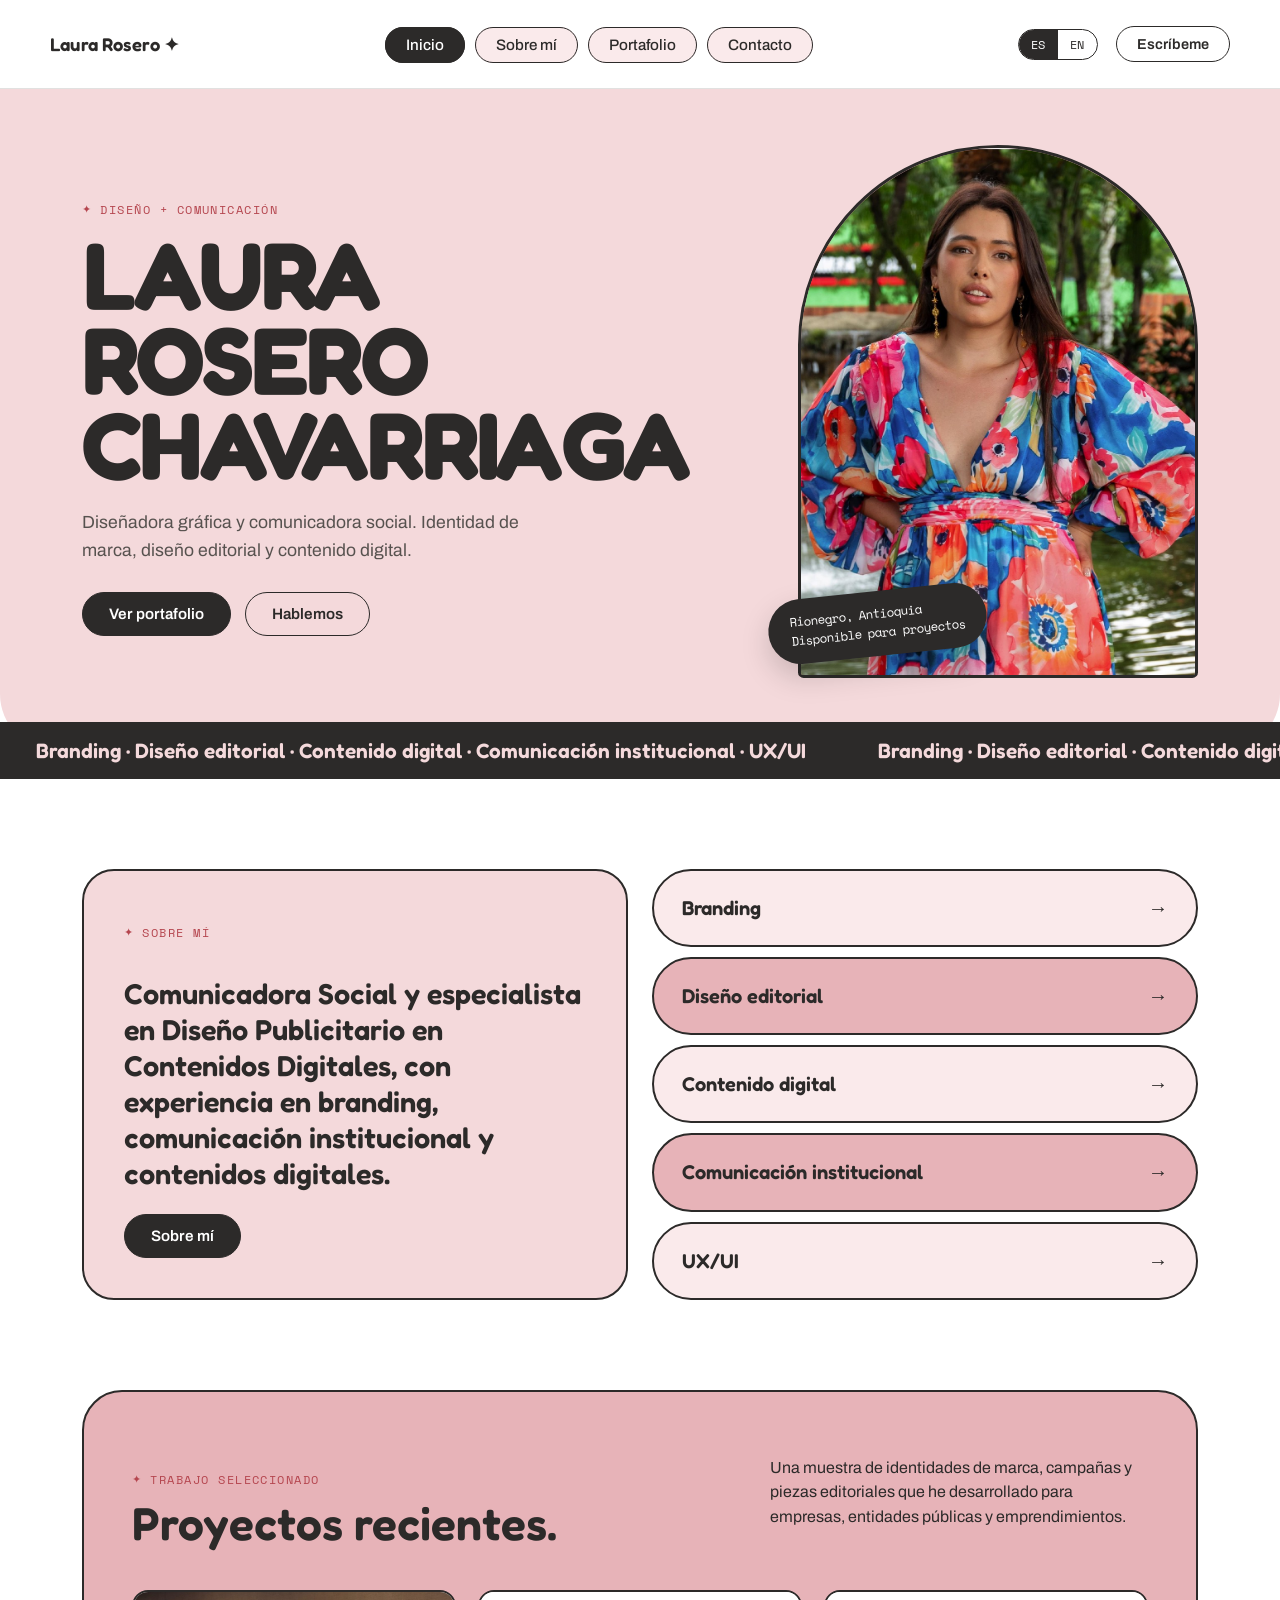
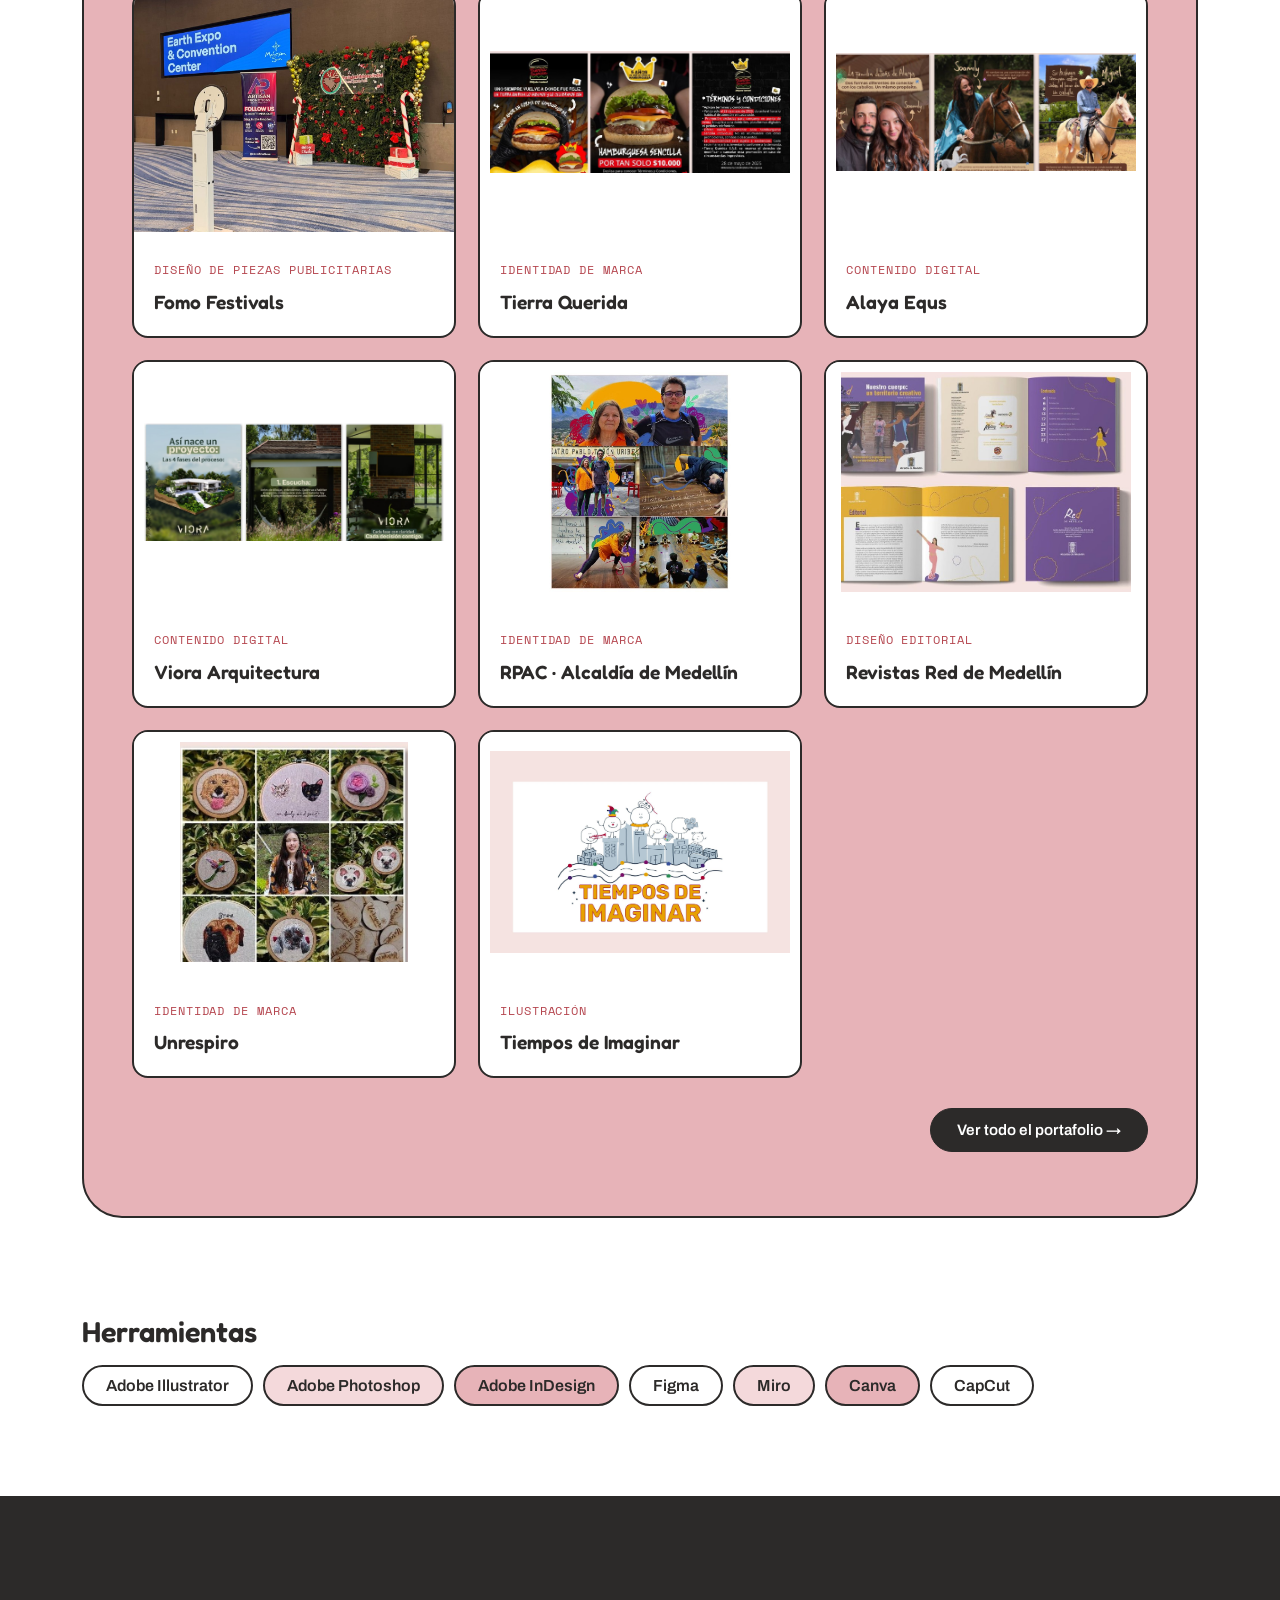
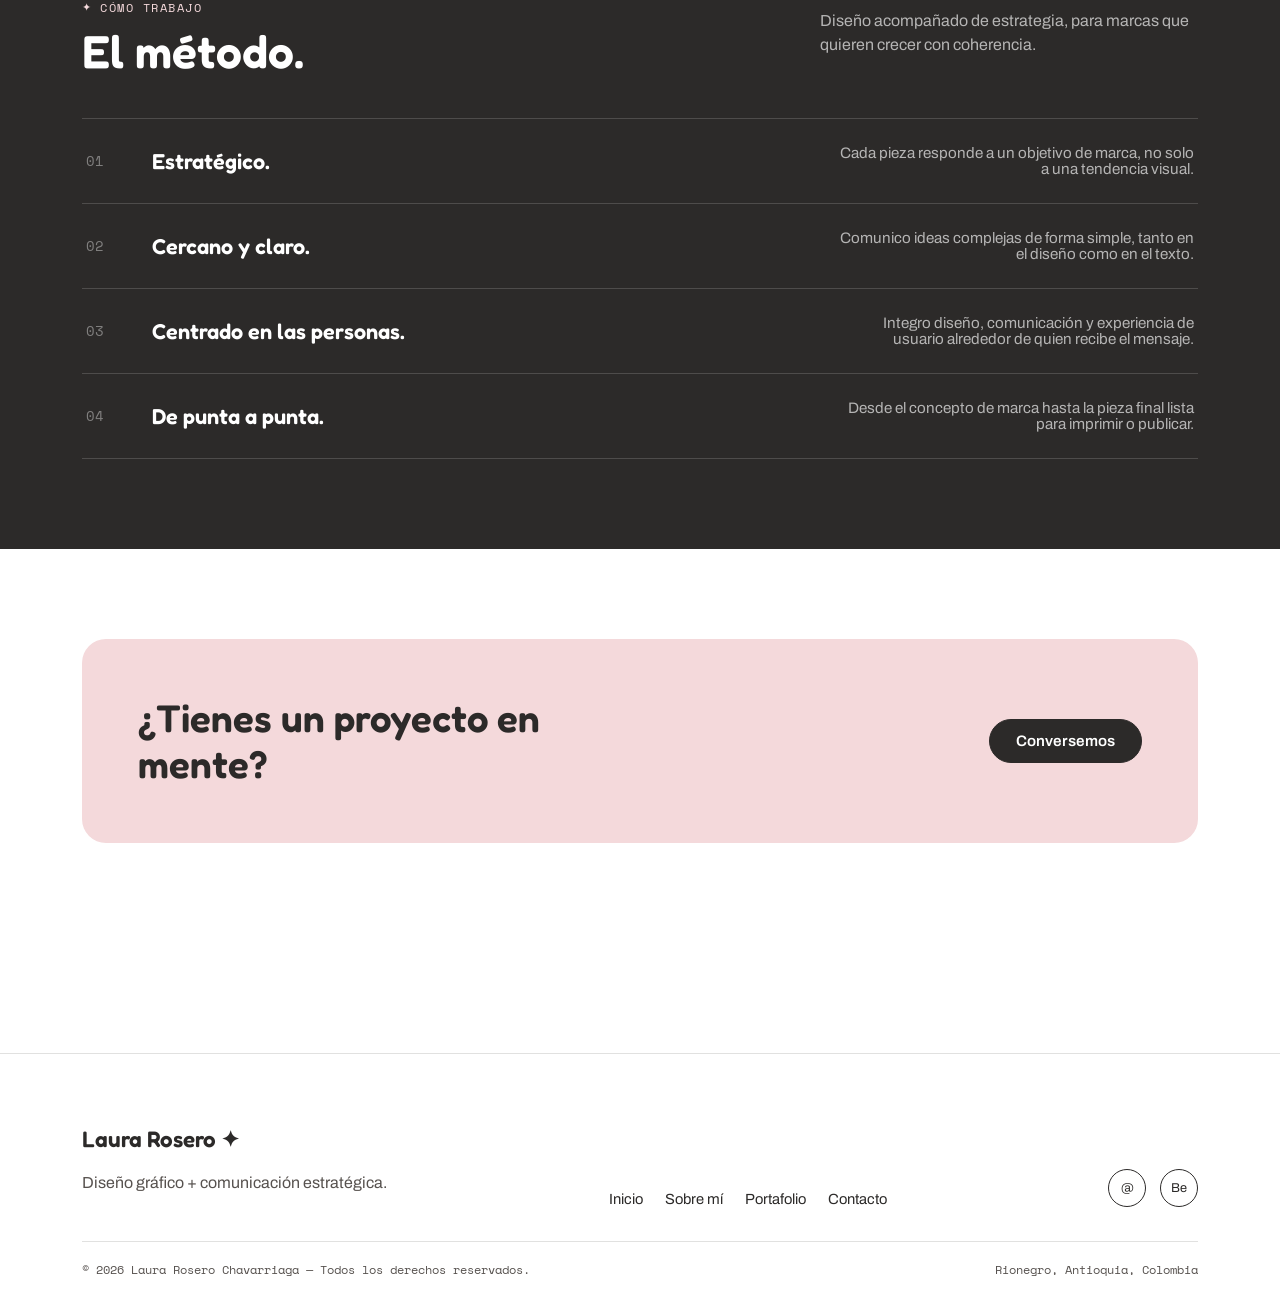
<file: index.html>
<!DOCTYPE html>
<html lang="es">
<head>
<meta charset="UTF-8">
<meta name="viewport" content="width=device-width, initial-scale=1.0">
<title>Laura Rosero Chavarriaga — Diseño gráfico &amp; Comunicación Social</title>
<meta name="description" content="Portafolio de Laura Rosero Chavarriaga: diseñadora gráfica y comunicadora social especializada en identidad de marca, diseño editorial y contenido digital.">
<link rel="stylesheet" href="styles.css">
</head>
<body>

<header class="site-header">
  <div class="wrap nav">
    <a href="index.html" class="logo">Laura Rosero ✦</a>
    <ul class="nav-links">
      <li><a href="index.html" class="active" data-i18n="nav_home">Inicio</a></li>
      <li><a href="about.html" data-i18n="nav_about">Sobre mí</a></li>
      <li><a href="portfolio.html" data-i18n="nav_portfolio">Portafolio</a></li>
      <li><a href="contact.html" data-i18n="nav_contact">Contacto</a></li>
    </ul>
    <div class="nav-right">
      <div class="lang-toggle">
        <button data-lang="es">ES</button>
        <button data-lang="en">EN</button>
      </div>
      <a href="contact.html" class="nav-cta" data-i18n="nav_cta">Escríbeme</a>
      <button class="burger" aria-label="Menu"><span></span><span></span><span></span></button>
    </div>
  </div>
</header>

<section class="hero2">
  <div class="wrap hero2-inner">
    <div>
      <p class="eyebrow" data-i18n="hero_eyebrow">Diseño + comunicación</p>
      <h1 data-i18n="hero_title">Laura Rosero<br>Chavarriaga</h1>
      <p class="lede" data-i18n="hero_lede">Diseñadora gráfica y comunicadora social. Identidad de marca, diseño editorial y contenido digital.</p>
      <div class="hero-actions">
        <a href="portfolio.html" class="btn btn-primary" data-i18n="hero_btn_work">Ver portafolio</a>
        <a href="contact.html" class="btn btn-ghost" data-i18n="hero_btn_contact">Hablemos</a>
      </div>
    </div>
    <div class="hero2-photo">
      <div class="arch"><img src="images/laura-portrait.jpg" alt="Laura Rosero Chavarriaga"></div>
      <div class="sticker" data-i18n="hero_tag">Rionegro, Antioquia<br>Disponible para proyectos</div>
    </div>
  </div>
</section>

<div class="marquee" aria-hidden="true"><div class="marquee-track">
  <span data-i18n="services_strip">Branding · Diseño editorial</span><span data-i18n="services_strip">Branding</span><span data-i18n="services_strip">Branding</span><span data-i18n="services_strip">Branding</span>
</div></div>

<section>
  <div class="wrap intro-grid">
    <div class="intro-card">
      <p class="eyebrow" data-i18n="about_eyebrow">Sobre mí</p>
      <p class="intro-text" data-i18n="about_p1">Comunicadora Social y especialista en Diseño Publicitario en Contenidos Digitales.</p>
      <a href="about.html" class="btn btn-primary" data-i18n="nav_about">Sobre mí</a>
    </div>
    <div class="svc-list">
        <a href="portfolio.html"><span data-i18n="svc_1">x</span><span>→</span></a>
        <a href="portfolio.html"><span data-i18n="svc_2">x</span><span>→</span></a>
        <a href="portfolio.html"><span data-i18n="svc_3">x</span><span>→</span></a>
        <a href="portfolio.html"><span data-i18n="svc_4">x</span><span>→</span></a>
        <a href="portfolio.html"><span data-i18n="svc_5">x</span><span>→</span></a>
    </div>
  </div>
</section>

<section id="work" style="padding-top:0;">
  <div class="wrap">
    <div class="works-panel">
      <div class="section-head">
        <div>
          <p class="eyebrow" data-i18n="work_eyebrow">Trabajo seleccionado</p>
          <h2 class="section-title" data-i18n="work_title">Proyectos recientes.</h2>
        </div>
        <p class="section-desc" data-i18n="work_desc">Una muestra de identidades de marca, campañas y piezas editoriales.</p>
      </div>
      <div class="work-grid">
      <a class="work-card" href="portfolio.html#fomo">
        <div class="thumb"><img src="images/fomo-christmas-wall.jpg" alt="Fomo Festivals — piezas de festivales"></div>
        <div class="meta">
          <p class="cat" data-i18n="fomo_f1">Diseño de piezas publicitarias</p>
          <h3>Fomo Festivals</h3>
        </div>
      </a>
      <a class="work-card" href="portfolio.html#tierra-querida">
        <div class="thumb contain"><img src="images/home-tierraquerida.jpg" alt="Tierra Querida — identidad de marca"></div>
        <div class="meta">
          <p class="cat" data-i18n="tag_identity">Identidad de marca</p>
          <h3>Tierra Querida</h3>
        </div>
      </a>
      <a class="work-card" href="portfolio.html#alaya-equs">
        <div class="thumb contain"><img src="images/home-alaya.jpg" alt="Alaya Equs — contenido digital"></div>
        <div class="meta">
          <p class="cat" data-i18n="tag_social">Contenido digital</p>
          <h3>Alaya Equs</h3>
        </div>
      </a>
      <a class="work-card" href="portfolio.html#viora-arquitectura">
        <div class="thumb contain"><img src="images/home-viora.jpg" alt="Viora Arquitectura — contenido digital"></div>
        <div class="meta">
          <p class="cat" data-i18n="tag_social">Contenido digital</p>
          <h3>Viora Arquitectura</h3>
        </div>
      </a>
      <a class="work-card" href="portfolio.html#rpac">
        <div class="thumb contain"><img src="images/home-rpac.jpg" alt="RPAC — identidad de marca"></div>
        <div class="meta">
          <p class="cat" data-i18n="tag_identity">Identidad de marca</p>
          <h3>RPAC · Alcaldía de Medellín</h3>
        </div>
      </a>
      <a class="work-card" href="portfolio.html#editorial">
        <div class="thumb contain"><img src="images/home-editorial.jpg" alt="Diseño editorial — revistas Red de Medellín"></div>
        <div class="meta">
          <p class="cat" data-i18n="filter_editorial">Diseño editorial</p>
          <h3>Revistas Red de Medellín</h3>
        </div>
      </a>
      <a class="work-card" href="portfolio.html#unrespiro">
        <div class="thumb contain"><img src="images/home-unrespiro.jpg" alt="Unrespiro — identidad de marca"></div>
        <div class="meta">
          <p class="cat" data-i18n="tag_identity">Identidad de marca</p>
          <h3>Unrespiro</h3>
        </div>
      </a>
      <a class="work-card" href="portfolio.html#rpac">
        <div class="thumb contain"><img src="images/illustration-tiempos.jpg" alt="Ilustración — Tiempos de Imaginar"></div>
        <div class="meta">
          <p class="cat" data-i18n="tag_illustration">Ilustración</p>
          <h3>Tiempos de Imaginar</h3>
        </div>
      </a>
      </div>
      <p style="text-align:right; margin-top:30px;">
        <a href="portfolio.html" class="btn btn-primary" data-i18n="work_view_all">Ver todo el portafolio →</a>
      </p>
    </div>
  </div>
</section>

<section style="padding-top:0;">
  <div class="wrap">
    <h2 class="section-title" data-i18n="tools_title" style="font-size:1.8rem;">Herramientas</h2>
    <div class="tag-row"><span class="tag">Adobe Illustrator</span><span class="tag">Adobe Photoshop</span><span class="tag">Adobe InDesign</span><span class="tag">Figma</span><span class="tag">Miro</span><span class="tag">Canva</span><span class="tag">CapCut</span></div>
  </div>
</section>

<section class="method">
  <div class="wrap">
    <div class="section-head">
      <div>
        <p class="eyebrow" data-i18n="method_eyebrow" style="color:#f4d9db">Cómo trabajo</p>
        <h2 class="section-title" data-i18n="method_title">El método.</h2>
      </div>
      <p class="section-desc" data-i18n="method_desc">Diseño acompañado de estrategia, para marcas que quieren crecer con coherencia.</p>
    </div>

    <div class="method-list">
      <div class="method-item">
        <span class="num">01</span>
        <h4 data-i18n="method_1_title">Estratégico.</h4>
        <p data-i18n="method_1_desc">Cada pieza responde a un objetivo de marca, no solo a una tendencia visual.</p>
      </div>
      <div class="method-item">
        <span class="num">02</span>
        <h4 data-i18n="method_2_title">Cercano y claro.</h4>
        <p data-i18n="method_2_desc">Comunico ideas complejas de forma simple, tanto en el diseño como en el texto.</p>
      </div>
      <div class="method-item">
        <span class="num">03</span>
        <h4 data-i18n="method_3_title">Centrado en las personas.</h4>
        <p data-i18n="method_3_desc">Integro diseño, comunicación y experiencia de usuario alrededor de quien recibe el mensaje.</p>
      </div>
      <div class="method-item">
        <span class="num">04</span>
        <h4 data-i18n="method_4_title">De punta a punta.</h4>
        <p data-i18n="method_4_desc">Desde el concepto de marca hasta la pieza final lista para imprimir o publicar.</p>
      </div>
    </div>
  </div>
</section>

<section>
  <div class="wrap">
    <div class="cta-band">
      <h2 data-i18n="cta_band_title">¿Tienes un proyecto en mente?</h2>
      <a href="contact.html" class="btn btn-primary" data-i18n="cta_band_btn">Conversemos</a>
    </div>
  </div>
</section>

<footer class="site-footer">
  <div class="wrap">
    <div class="footer-grid">
      <div>
        <p class="footer-name">Laura Rosero ✦</p>
        <p data-i18n="footer_tagline" style="color:var(--charcoal-soft); margin-top:6px;">Diseño gráfico + comunicación estratégica.</p>
      </div>
      <ul class="footer-links">
        <li><a href="index.html" data-i18n="nav_home">Inicio</a></li>
        <li><a href="about.html" data-i18n="nav_about">Sobre mí</a></li>
        <li><a href="portfolio.html" data-i18n="nav_portfolio">Portafolio</a></li>
        <li><a href="contact.html" data-i18n="nav_contact">Contacto</a></li>
      </ul>
      <div class="footer-social">
        <a class="social-pill" href="mailto:laurarosero2@gmail.com" aria-label="Email">@</a>
        <a class="social-pill" href="#" aria-label="Behance">Be</a>
      </div>
    </div>
    <div class="footer-bottom">
      <span>© 2026 Laura Rosero Chavarriaga — <span data-i18n="footer_rights">Todos los derechos reservados.</span></span>
      <span>Rionegro, Antioquia, Colombia</span>
    </div>
  </div>
</footer>

<script src="i18n.js"></script>
</body>
</html>
</file>
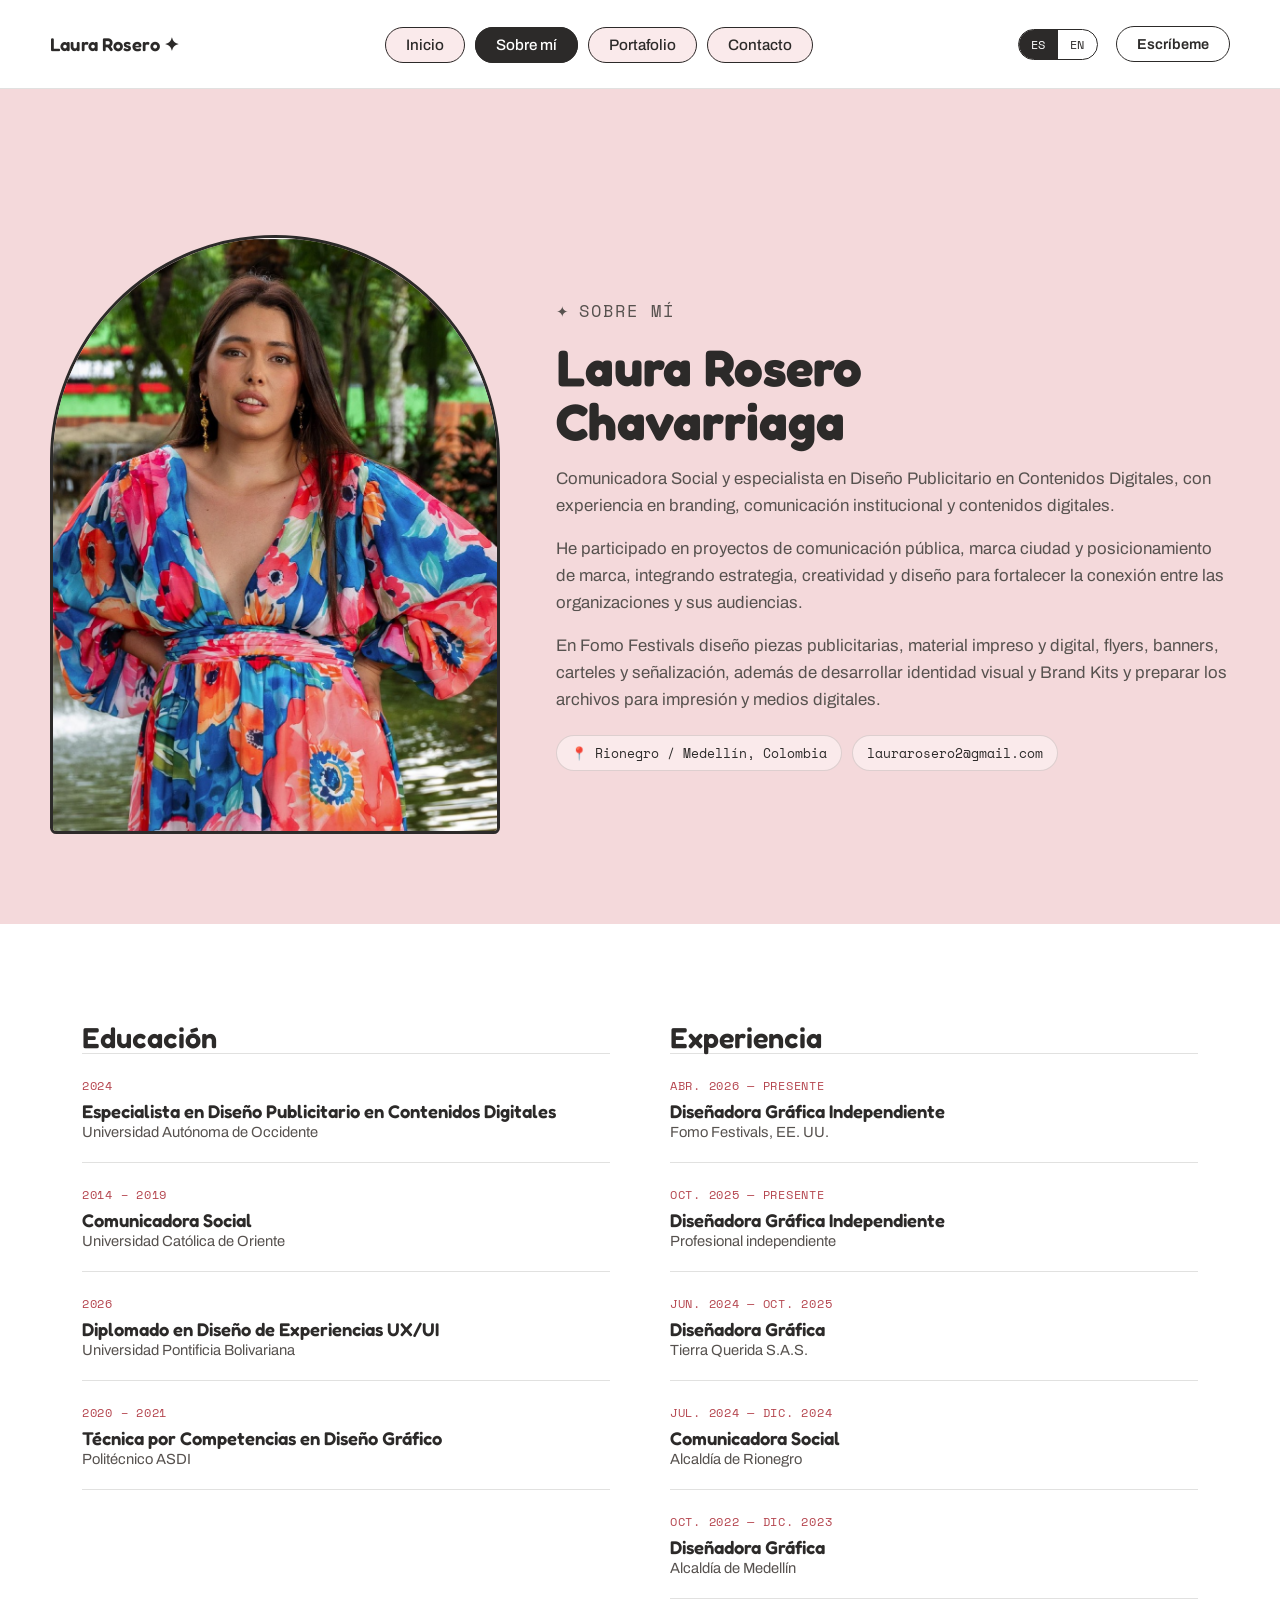
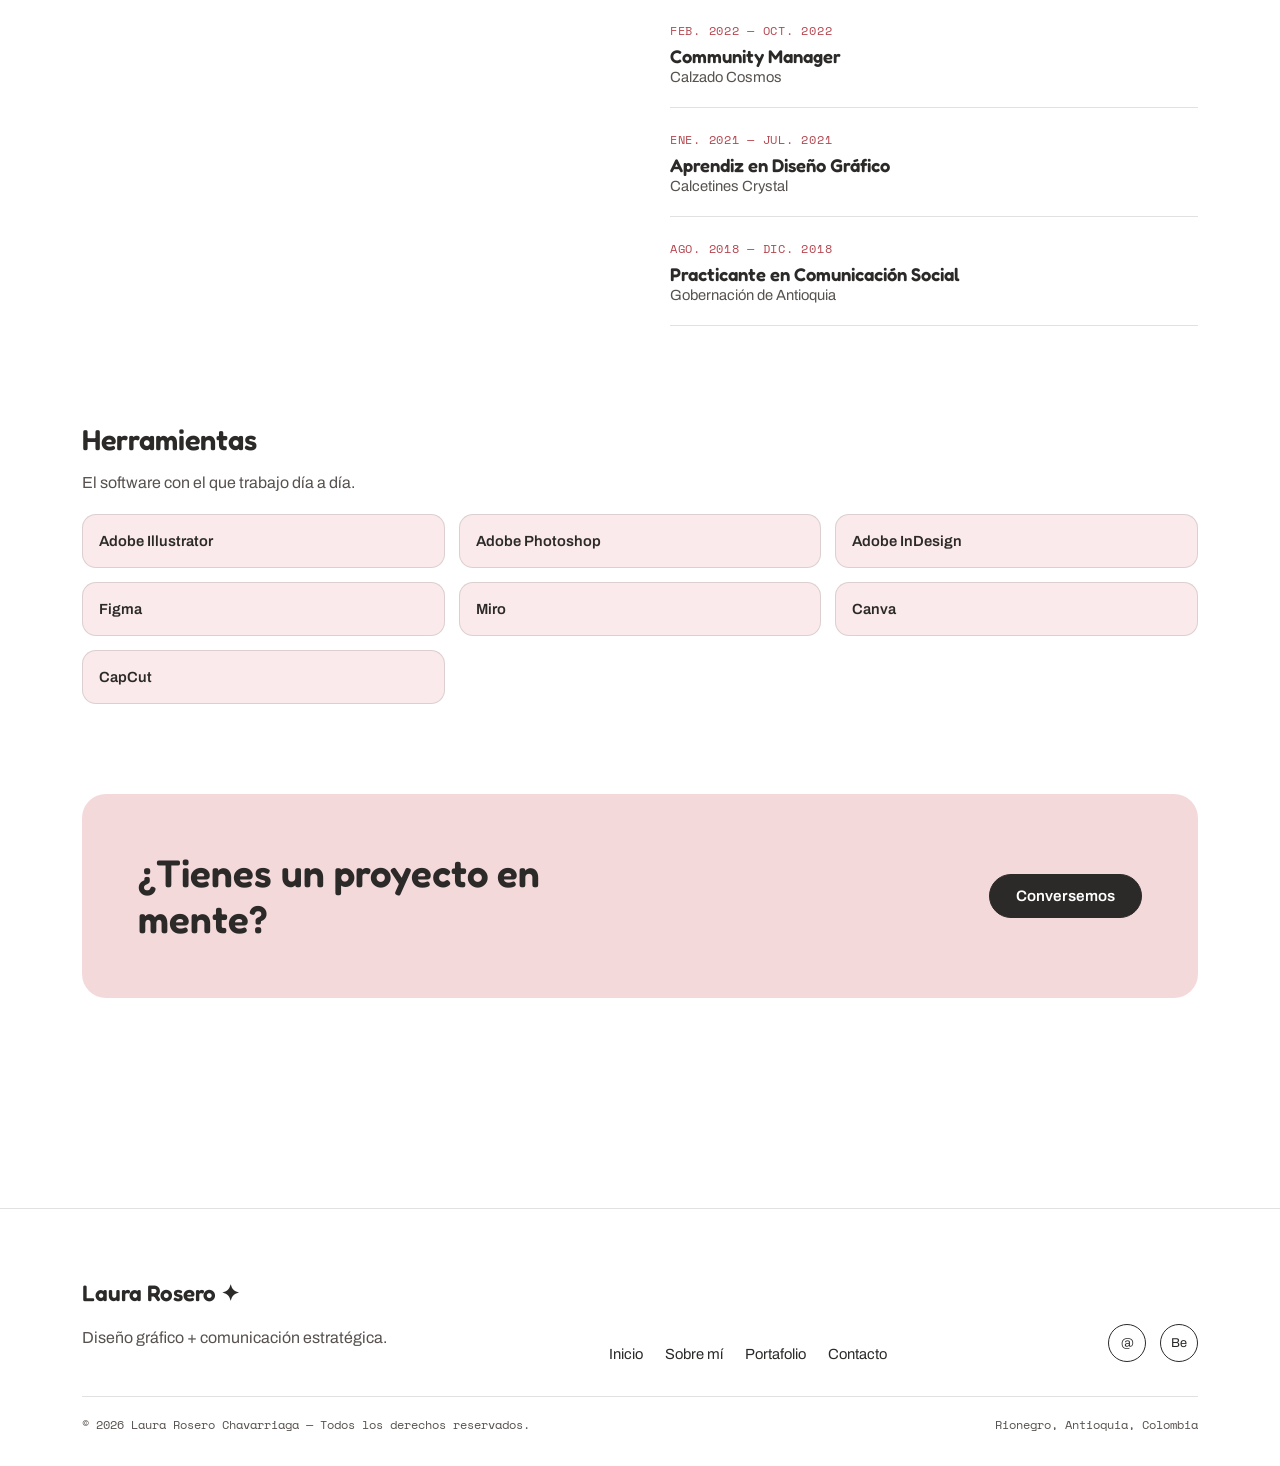
<file: about.html>
<!DOCTYPE html>
<html lang="es">
<head>
<meta charset="UTF-8">
<meta name="viewport" content="width=device-width, initial-scale=1.0">
<title>Sobre mí — Laura Rosero Chavarriaga</title>
<meta name="description" content="Conoce a Laura Rosero Chavarriaga: comunicadora social y diseñadora gráfica, su formación, experiencia y herramientas de trabajo.">
<link rel="stylesheet" href="styles.css">
</head>
<body>

<header class="site-header">
  <div class="wrap nav">
    <a href="index.html" class="logo">Laura Rosero ✦</a>
    <ul class="nav-links">
      <li><a href="index.html" data-i18n="nav_home">Inicio</a></li>
      <li><a href="about.html" class="active" data-i18n="nav_about">Sobre mí</a></li>
      <li><a href="portfolio.html" data-i18n="nav_portfolio">Portafolio</a></li>
      <li><a href="contact.html" data-i18n="nav_contact">Contacto</a></li>
    </ul>
    <div class="nav-right">
      <div class="lang-toggle">
        <button data-lang="es">ES</button>
        <button data-lang="en">EN</button>
      </div>
      <a href="contact.html" class="nav-cta" data-i18n="nav_cta">Escríbeme</a>
      <button class="burger" aria-label="Menu"><span></span><span></span><span></span></button>
    </div>
  </div>
</header>

<section style="background:var(--pink); padding-bottom:70px;">
  <div class="wrap about-hero">
    <img src="images/laura-portrait.jpg" alt="Laura Rosero Chavarriaga">
    <div>
      <p class="eyebrow" data-i18n="about_eyebrow">Sobre mí</p>
      <h1 data-i18n="about_title">Laura Rosero<br>Chavarriaga</h1>
      <p data-i18n="about_p1">Comunicadora Social y especialista en Diseño Publicitario en Contenidos Digitales, con experiencia en branding, comunicación institucional y contenidos digitales.</p>
      <p data-i18n="about_p2">He participado en proyectos de comunicación pública, marca ciudad y posicionamiento de marca, integrando estrategia, creatividad y diseño para fortalecer la conexión entre las organizaciones y sus audiencias.</p>
      <p data-i18n="about_p3">En Fomo Festivals diseño piezas publicitarias, material impreso y digital, flyers, banners, carteles y señalización, además de desarrollar identidad visual y Brand Kits y preparar los archivos para impresión y medios digitales.</p>
      <div class="pill-row">
        <span class="pill" data-i18n="about_location">📍 Rionegro / Medellín, Colombia</span>
        <span class="pill">laurarosero2@gmail.com</span>
      </div>
    </div>
  </div>
</section>

<section>
  <div class="wrap two-col">
    <div>
      <h2 class="section-title" data-i18n="edu_title" style="font-size:1.8rem;">Educación</h2>
      <div class="timeline">
        <div class="timeline-item">
          <p class="when" data-i18n="edu_1_when">2024</p>
          <h4 data-i18n="edu_1_title">Especialista en Diseño Publicitario en Contenidos Digitales</h4>
          <p data-i18n="edu_1_where">Universidad Autónoma de Occidente</p>
        </div>
        <div class="timeline-item">
          <p class="when" data-i18n="edu_2_when">2014 – 2019</p>
          <h4 data-i18n="edu_2_title">Comunicadora Social</h4>
          <p data-i18n="edu_2_where">Universidad Católica de Oriente</p>
        </div>
        <div class="timeline-item">
          <p class="when" data-i18n="edu_3_when">2026</p>
          <h4 data-i18n="edu_3_title">Diplomado en Diseño de Experiencias UX/UI</h4>
          <p data-i18n="edu_3_where">Universidad Pontificia Bolivariana</p>
        </div>
        <div class="timeline-item">
          <p class="when" data-i18n="edu_4_when">2020 – 2021</p>
          <h4 data-i18n="edu_4_title">Técnica por Competencias en Diseño Gráfico</h4>
          <p data-i18n="edu_4_where">Politécnico ASDI</p>
        </div>
      </div>
    </div>

    <div>
      <h2 class="section-title" data-i18n="exp_title" style="font-size:1.8rem;">Experiencia</h2>
      <div class="timeline">
        <div class="timeline-item">
          <p class="when" data-i18n="fomo_when">Abr. 2026 — Presente</p>
          <h4 data-i18n="fomo_title">Diseñadora Gráfica Independiente</h4>
          <p data-i18n="fomo_where">Fomo Festivals, EE. UU.</p>
        </div>
        <div class="timeline-item">
          <p class="when" data-i18n="exp_1_when">Oct. 2025 — Presente</p>
          <h4 data-i18n="exp_1_title">Diseñadora Gráfica Independiente</h4>
          <p data-i18n="exp_1_where">Profesional independiente</p>
        </div>
        <div class="timeline-item">
          <p class="when" data-i18n="exp_2_when">Jun. 2024 — Oct. 2025</p>
          <h4 data-i18n="exp_2_title">Diseñadora Gráfica</h4>
          <p data-i18n="exp_2_where">Tierra Querida S.A.S.</p>
        </div>
        <div class="timeline-item">
          <p class="when" data-i18n="exp_3_when">Jul. 2024 — Dic. 2024</p>
          <h4 data-i18n="exp_3_title">Comunicadora Social</h4>
          <p data-i18n="exp_3_where">Alcaldía de Rionegro</p>
        </div>
        <div class="timeline-item">
          <p class="when" data-i18n="exp_4_when">Oct. 2022 — Dic. 2023</p>
          <h4 data-i18n="exp_4_title">Diseñadora Gráfica</h4>
          <p data-i18n="exp_4_where">Alcaldía de Medellín</p>
        </div>
        <div class="timeline-item">
          <p class="when" data-i18n="exp_5_when">Feb. 2022 — Oct. 2022</p>
          <h4 data-i18n="exp_5_title">Community Manager</h4>
          <p data-i18n="exp_5_where">Calzado Cosmos</p>
        </div>
        <div class="timeline-item">
          <p class="when" data-i18n="exp_6_when">Ene. 2021 — Jul. 2021</p>
          <h4 data-i18n="exp_6_title">Aprendiz en Diseño Gráfico</h4>
          <p data-i18n="exp_6_where">Calcetines Crystal</p>
        </div>
        <div class="timeline-item">
          <p class="when" data-i18n="exp_7_when">Ago. 2018 — Dic. 2018</p>
          <h4 data-i18n="exp_7_title">Comunicadora Social — Practicante</h4>
          <p data-i18n="exp_7_where">Gobernación de Antioquia</p>
        </div>
      </div>
    </div>
  </div>
</section>

<section style="padding-top:0;">
  <div class="wrap">
    <h2 class="section-title" data-i18n="tools_title" style="font-size:1.8rem;">Herramientas</h2>
    <p class="section-desc" data-i18n="tools_desc">El software con el que trabajo día a día.</p>
    <div class="tools-grid">
      <div class="tool-card">Adobe Illustrator</div>
      <div class="tool-card">Adobe Photoshop</div>
      <div class="tool-card">Adobe InDesign</div>
      <div class="tool-card">Figma</div>
      <div class="tool-card">Miro</div>
      <div class="tool-card">Canva</div>
      <div class="tool-card">CapCut</div>
    </div>
  </div>
</section>

<section style="padding-top:0;">
  <div class="wrap">
    <div class="cta-band">
      <h2 data-i18n="cta_band_title">¿Tienes un proyecto en mente?</h2>
      <a href="contact.html" class="btn btn-primary" data-i18n="cta_band_btn">Conversemos</a>
    </div>
  </div>
</section>

<footer class="site-footer">
  <div class="wrap">
    <div class="footer-grid">
      <div>
        <p class="footer-name">Laura Rosero ✦</p>
        <p data-i18n="footer_tagline" style="color:var(--charcoal-soft); margin-top:6px;">Diseño gráfico + comunicación estratégica.</p>
      </div>
      <ul class="footer-links">
        <li><a href="index.html" data-i18n="nav_home">Inicio</a></li>
        <li><a href="about.html" data-i18n="nav_about">Sobre mí</a></li>
        <li><a href="portfolio.html" data-i18n="nav_portfolio">Portafolio</a></li>
        <li><a href="contact.html" data-i18n="nav_contact">Contacto</a></li>
      </ul>
      <div class="footer-social">
        <a class="social-pill" href="mailto:laurarosero2@gmail.com" aria-label="Email">@</a>
        <a class="social-pill" href="https://www.behance.net/laurarosero" target="_blank" rel="noopener" aria-label="Behance">Be</a>
      </div>
    </div>
    <div class="footer-bottom">
      <span>© 2026 Laura Rosero Chavarriaga — <span data-i18n="footer_rights">Todos los derechos reservados.</span></span>
      <span>Rionegro, Antioquia, Colombia</span>
    </div>
  </div>
</footer>

<script src="i18n.js"></script>
</body>
</html>
</file>
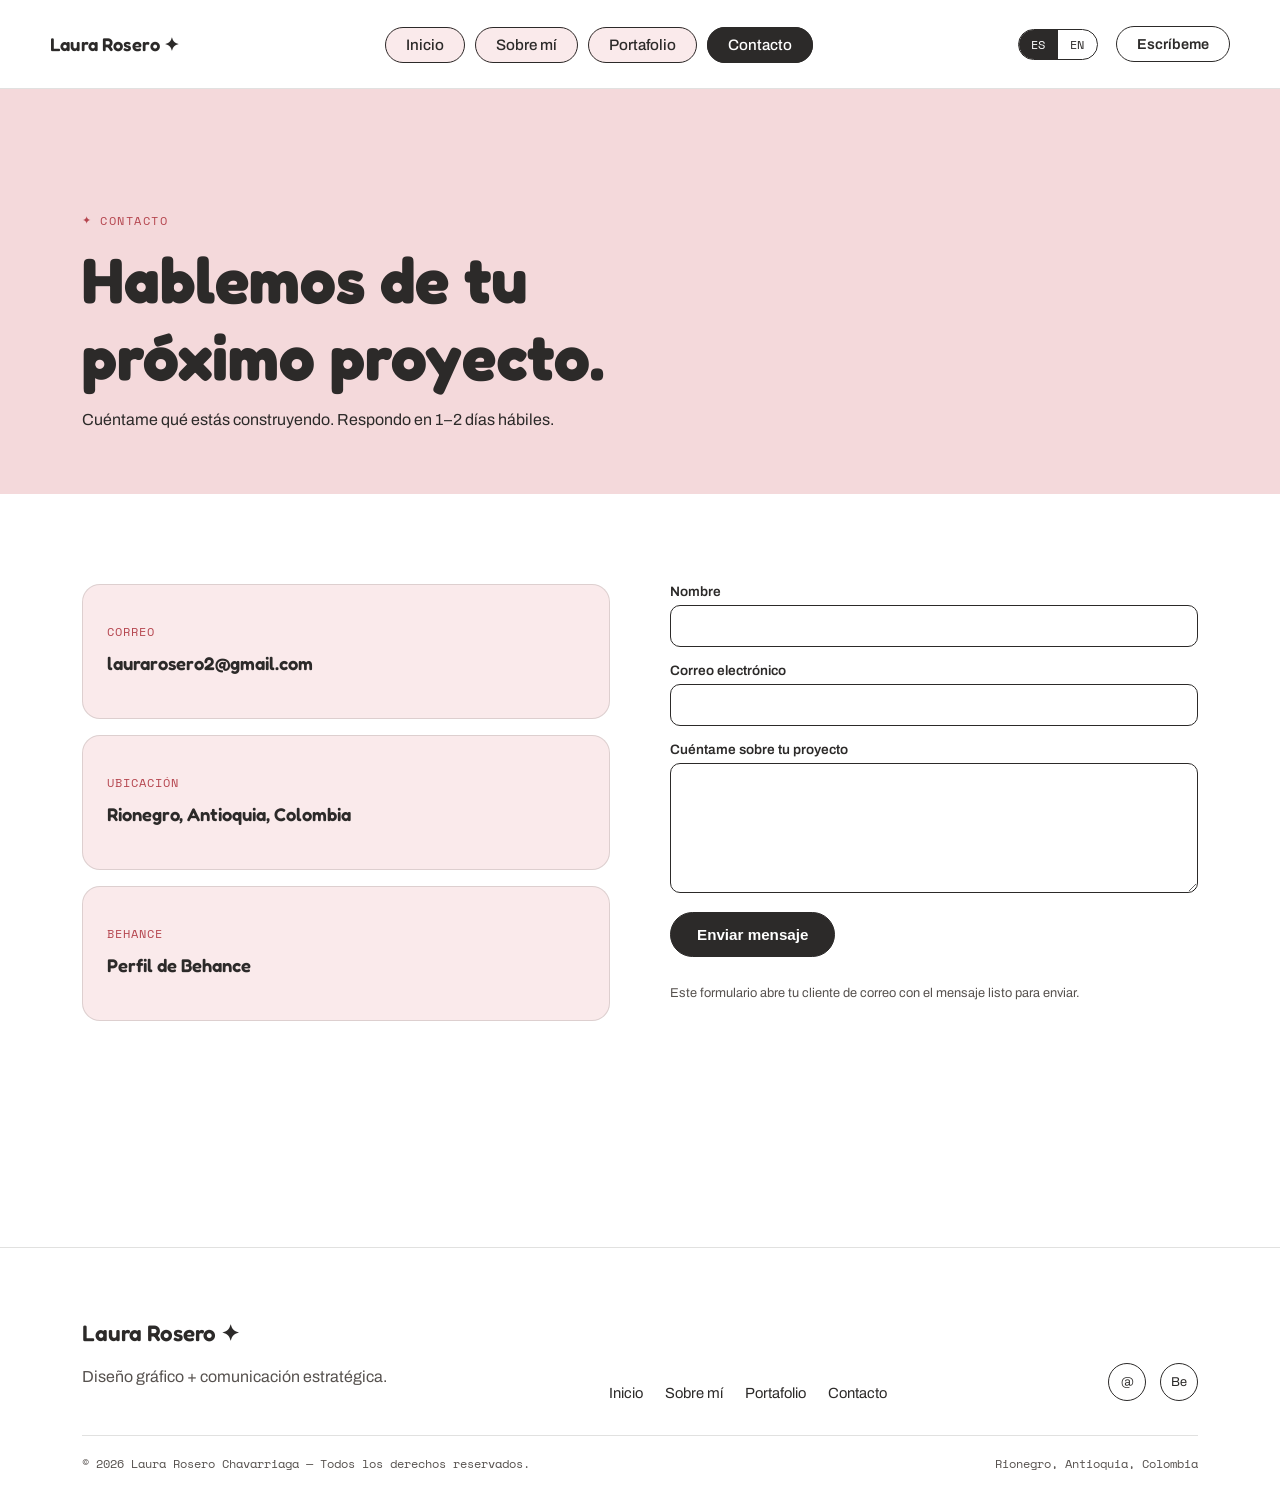
<file: contact.html>
<!DOCTYPE html>
<html lang="es">
<head>
<meta charset="UTF-8">
<meta name="viewport" content="width=device-width, initial-scale=1.0">
<title>Contacto — Laura Rosero Chavarriaga</title>
<meta name="description" content="Escríbele a Laura Rosero Chavarriaga para tu próximo proyecto de diseño gráfico y comunicación.">
<link rel="stylesheet" href="styles.css">
</head>
<body>

<header class="site-header">
  <div class="wrap nav">
    <a href="index.html" class="logo">Laura Rosero ✦</a>
    <ul class="nav-links">
      <li><a href="index.html" data-i18n="nav_home">Inicio</a></li>
      <li><a href="about.html" data-i18n="nav_about">Sobre mí</a></li>
      <li><a href="portfolio.html" data-i18n="nav_portfolio">Portafolio</a></li>
      <li><a href="contact.html" class="active" data-i18n="nav_contact">Contacto</a></li>
    </ul>
    <div class="nav-right">
      <div class="lang-toggle">
        <button data-lang="es">ES</button>
        <button data-lang="en">EN</button>
      </div>
      <a href="contact.html" class="nav-cta" data-i18n="nav_cta">Escríbeme</a>
      <button class="burger" aria-label="Menu"><span></span><span></span><span></span></button>
    </div>
  </div>
</header>

<section style="background:var(--pink); padding-bottom:50px;">
  <div class="wrap" style="padding-top:20px;">
    <p class="eyebrow" data-i18n="contact_eyebrow">Contacto</p>
    <h1 style="font-family:var(--font-display); font-weight:700; font-size:clamp(2.4rem,5vw,4rem); margin:10px 0 16px;" data-i18n="contact_title">Hablemos de tu<br>próximo proyecto.</h1>
    <p class="lede" data-i18n="contact_desc">Cuéntame qué estás construyendo. Respondo en 1–2 días hábiles.</p>
  </div>
</section>

<section>
  <div class="wrap contact-grid">
    <div>
      <div class="contact-card">
        <p class="label" data-i18n="contact_email_label">Correo</p>
        <p class="value"><a href="mailto:laurarosero2@gmail.com">laurarosero2@gmail.com</a></p>
      </div>
      <div class="contact-card">
        <p class="label" data-i18n="contact_location_label">Ubicación</p>
        <p class="value">Rionegro, Antioquia, Colombia</p>
      </div>
      <div class="contact-card">
        <p class="label" data-i18n="contact_behance_label">Behance</p>
        <p class="value"><a href="https://www.behance.net/laurarosero" target="_blank" rel="noopener">Perfil de Behance</a></p>
      </div>
    </div>

    <div>
      <form class="contact-form">
        <div class="field">
          <label for="name" data-i18n="form_name">Nombre</label>
          <input type="text" id="name" name="name" required>
        </div>
        <div class="field">
          <label for="email" data-i18n="form_email">Correo electrónico</label>
          <input type="email" id="email" name="email" required>
        </div>
        <div class="field">
          <label for="message" data-i18n="form_message">Cuéntame sobre tu proyecto</label>
          <textarea id="message" name="message" required></textarea>
        </div>
        <button type="submit" class="btn btn-primary" data-i18n="form_submit" style="align-self:flex-start;">Enviar mensaje</button>
        <p class="form-note" data-i18n="form_note">Este formulario abre tu cliente de correo con el mensaje listo para enviar.</p>
      </form>
    </div>
  </div>
</section>

<footer class="site-footer">
  <div class="wrap">
    <div class="footer-grid">
      <div>
        <p class="footer-name">Laura Rosero ✦</p>
        <p data-i18n="footer_tagline" style="color:var(--charcoal-soft); margin-top:6px;">Diseño gráfico + comunicación estratégica.</p>
      </div>
      <ul class="footer-links">
        <li><a href="index.html" data-i18n="nav_home">Inicio</a></li>
        <li><a href="about.html" data-i18n="nav_about">Sobre mí</a></li>
        <li><a href="portfolio.html" data-i18n="nav_portfolio">Portafolio</a></li>
        <li><a href="contact.html" data-i18n="nav_contact">Contacto</a></li>
      </ul>
      <div class="footer-social">
        <a class="social-pill" href="mailto:laurarosero2@gmail.com" aria-label="Email">@</a>
        <a class="social-pill" href="https://www.behance.net/laurarosero" target="_blank" rel="noopener" aria-label="Behance">Be</a>
      </div>
    </div>
    <div class="footer-bottom">
      <span>© 2026 Laura Rosero Chavarriaga — <span data-i18n="footer_rights">Todos los derechos reservados.</span></span>
      <span>Rionegro, Antioquia, Colombia</span>
    </div>
  </div>
</footer>

<script src="i18n.js"></script>
</body>
</html>
</file>
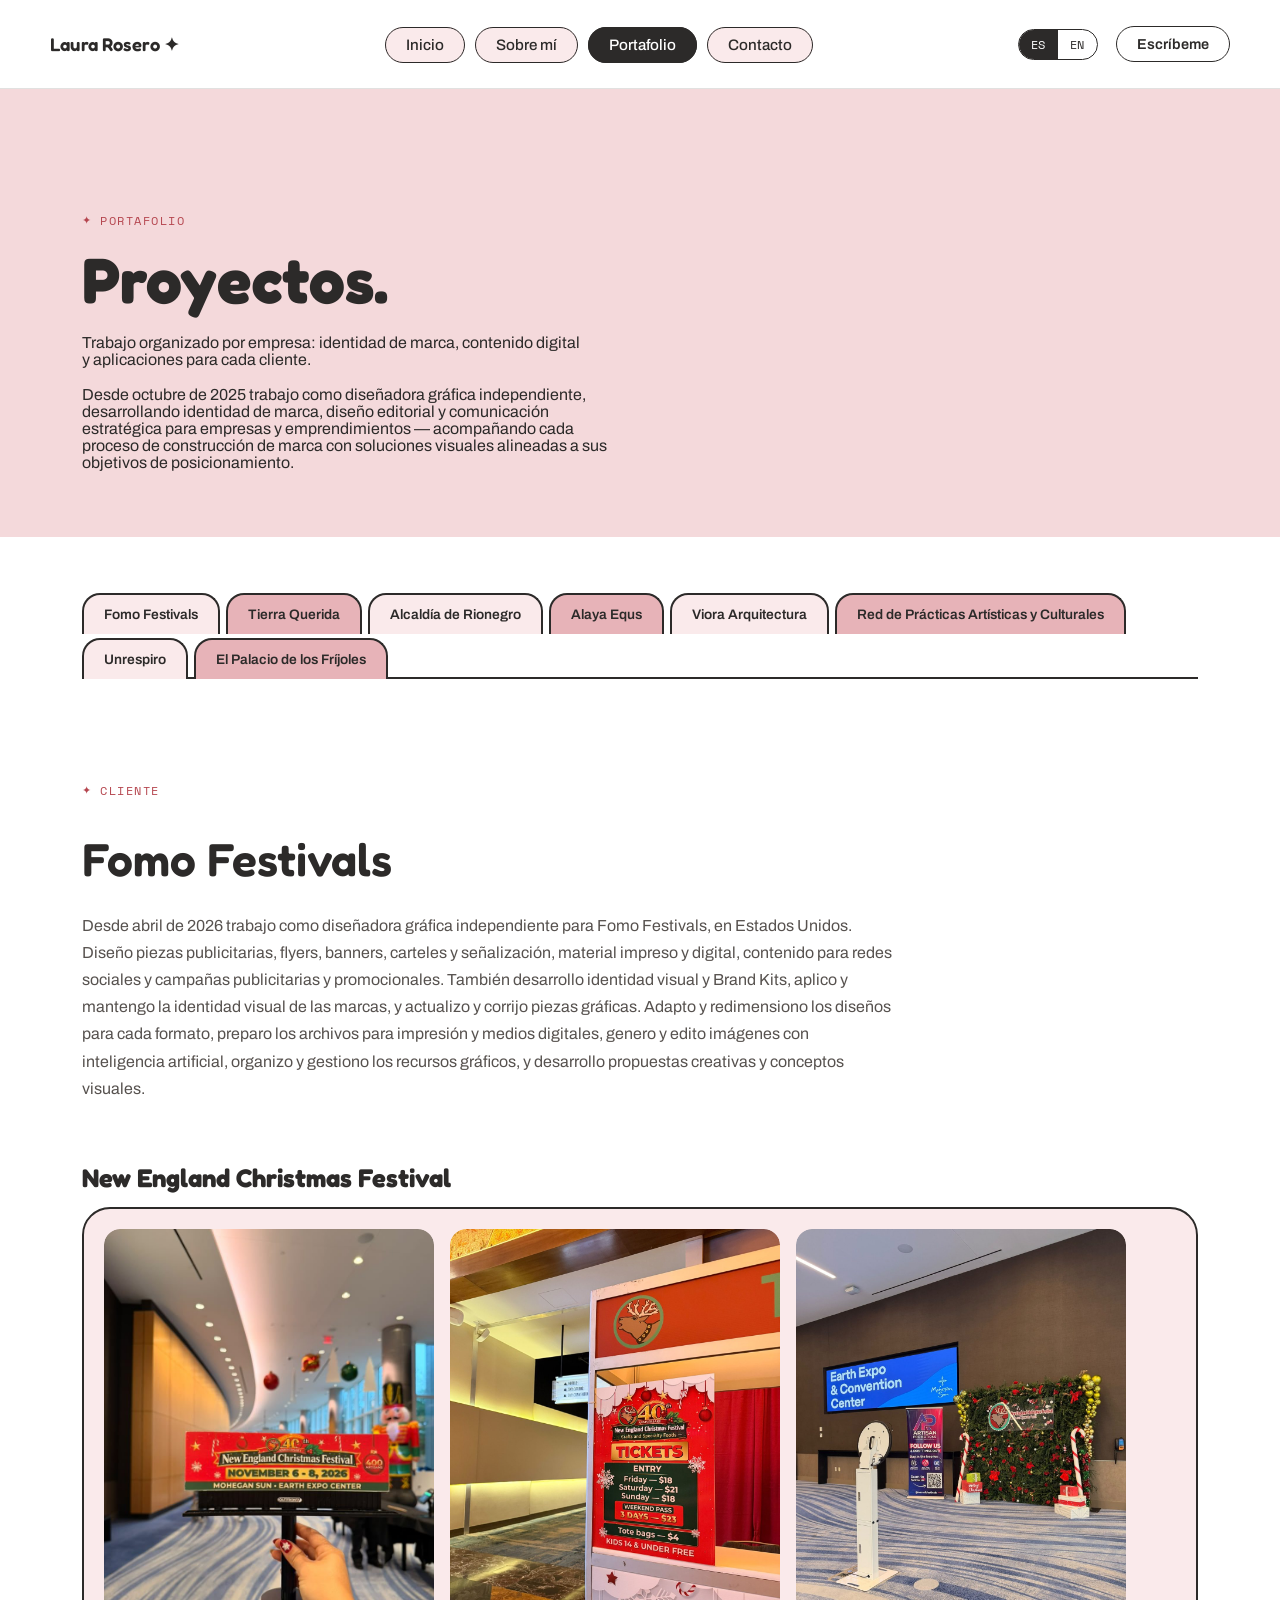
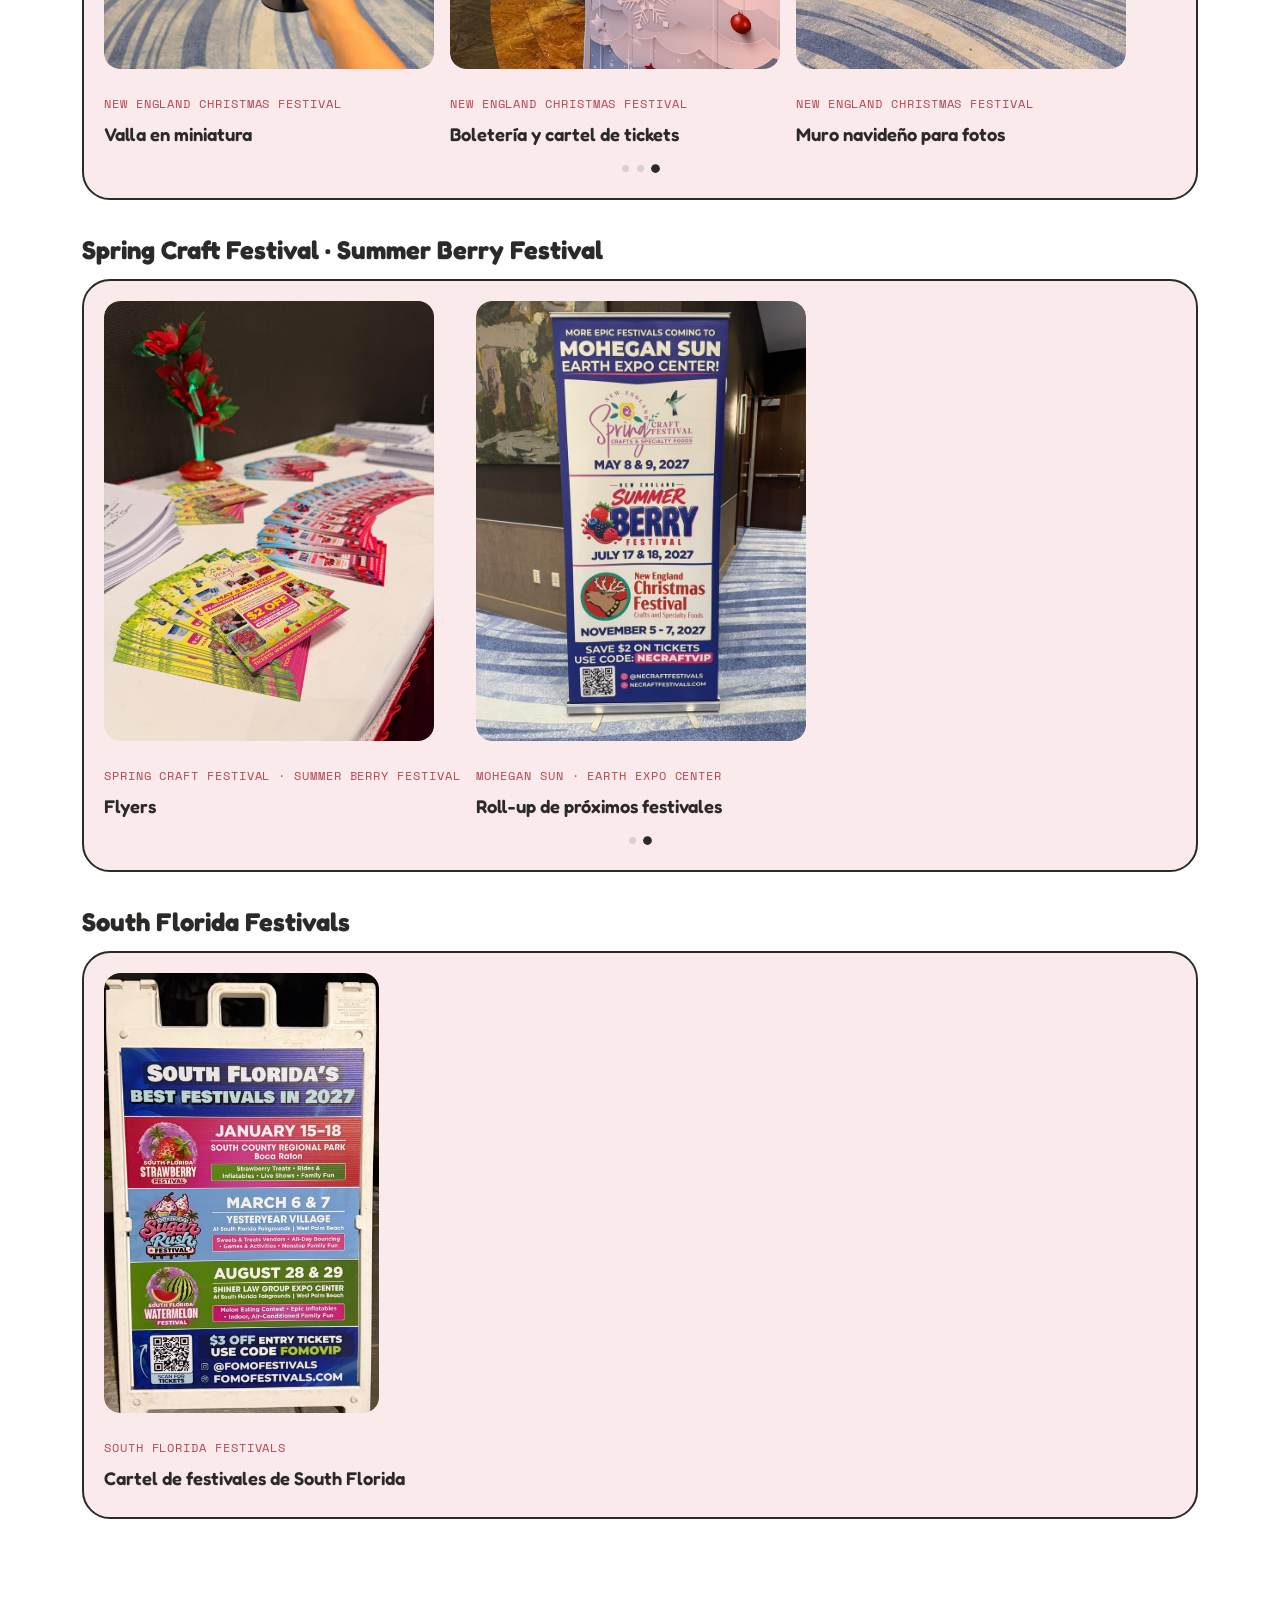
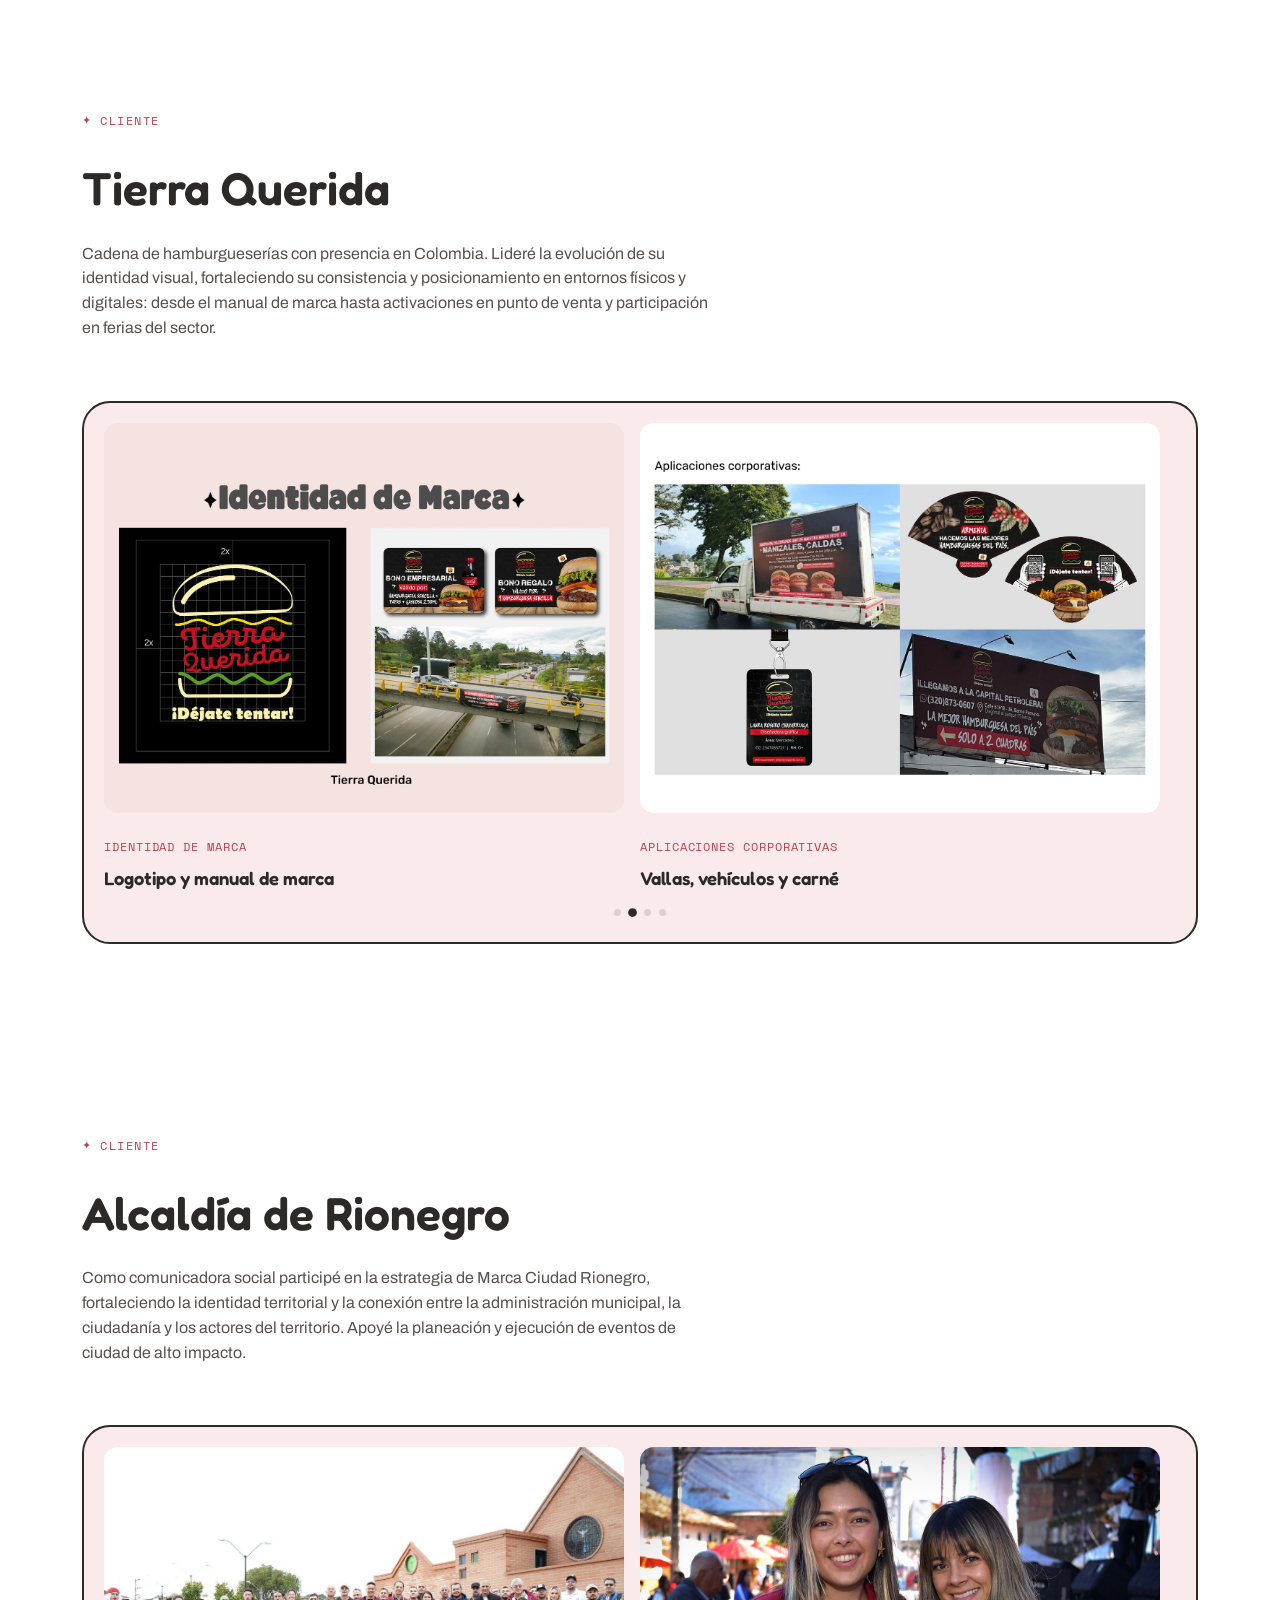
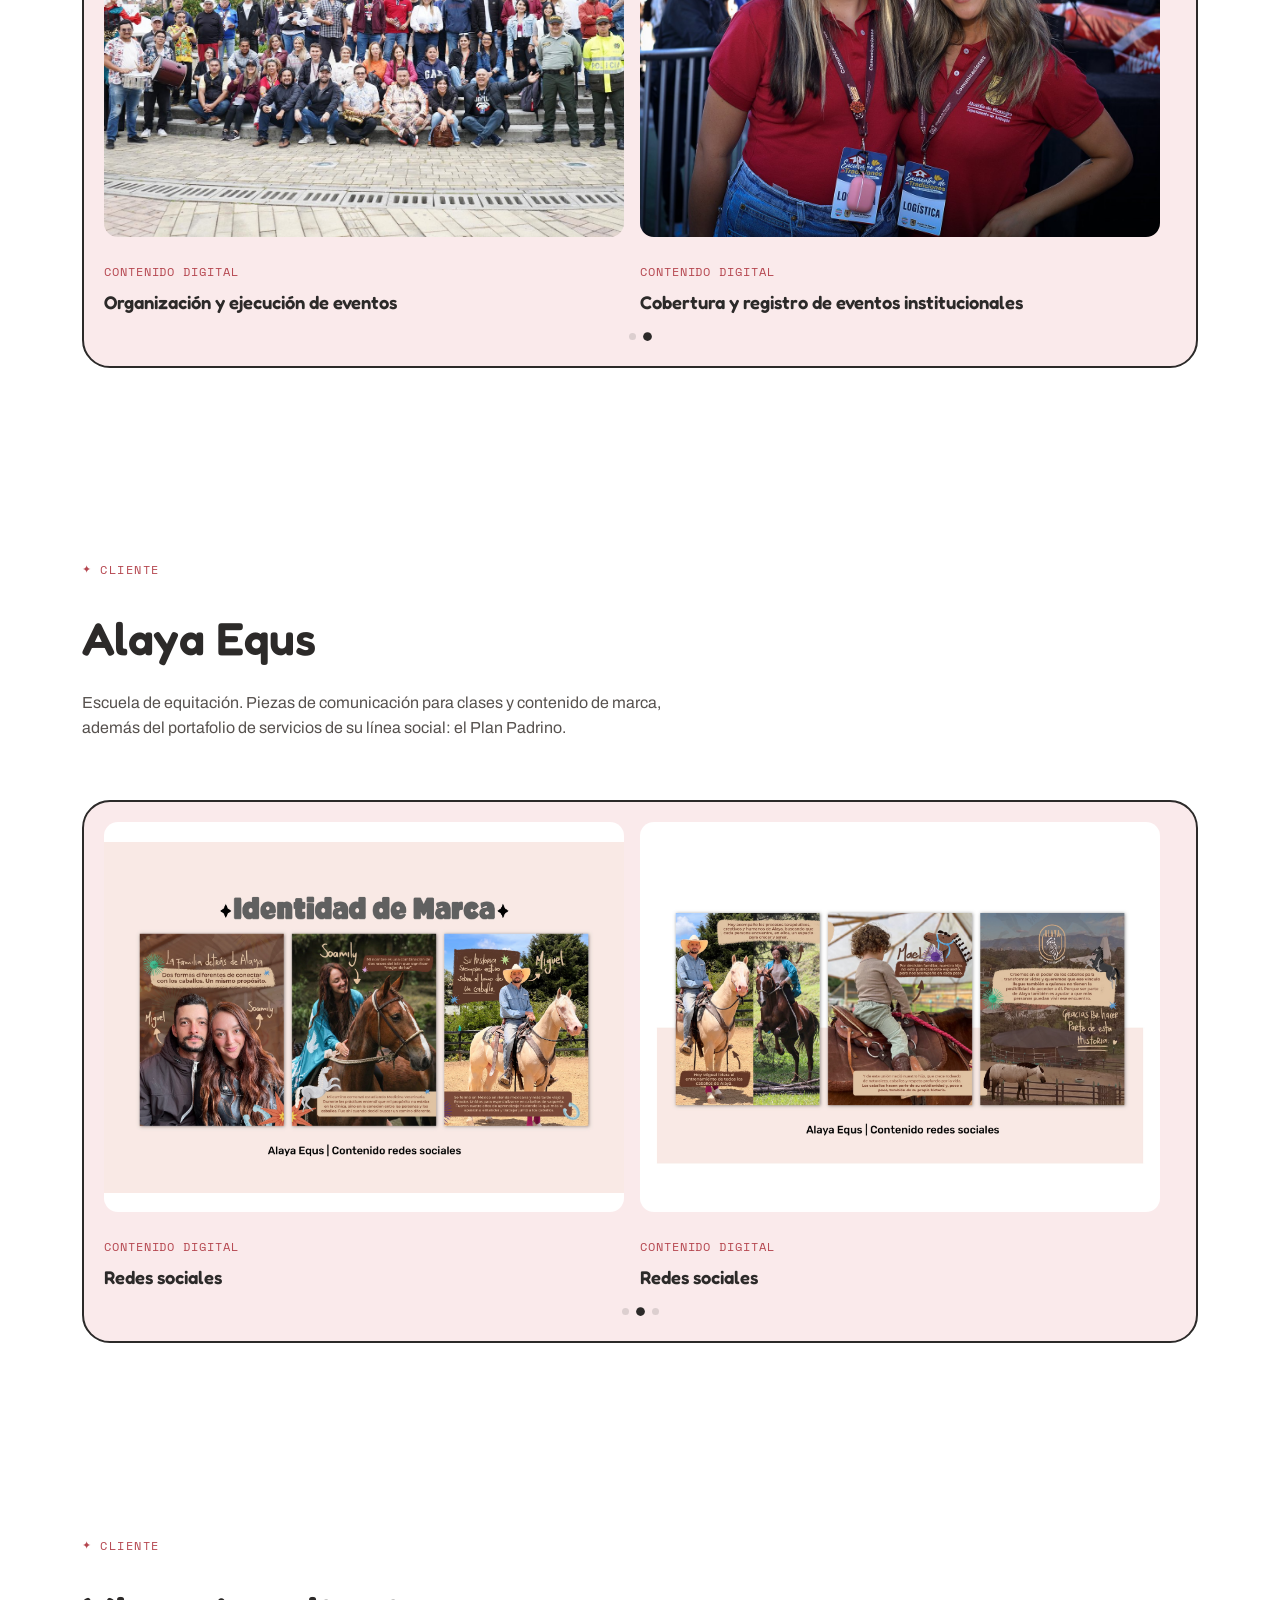
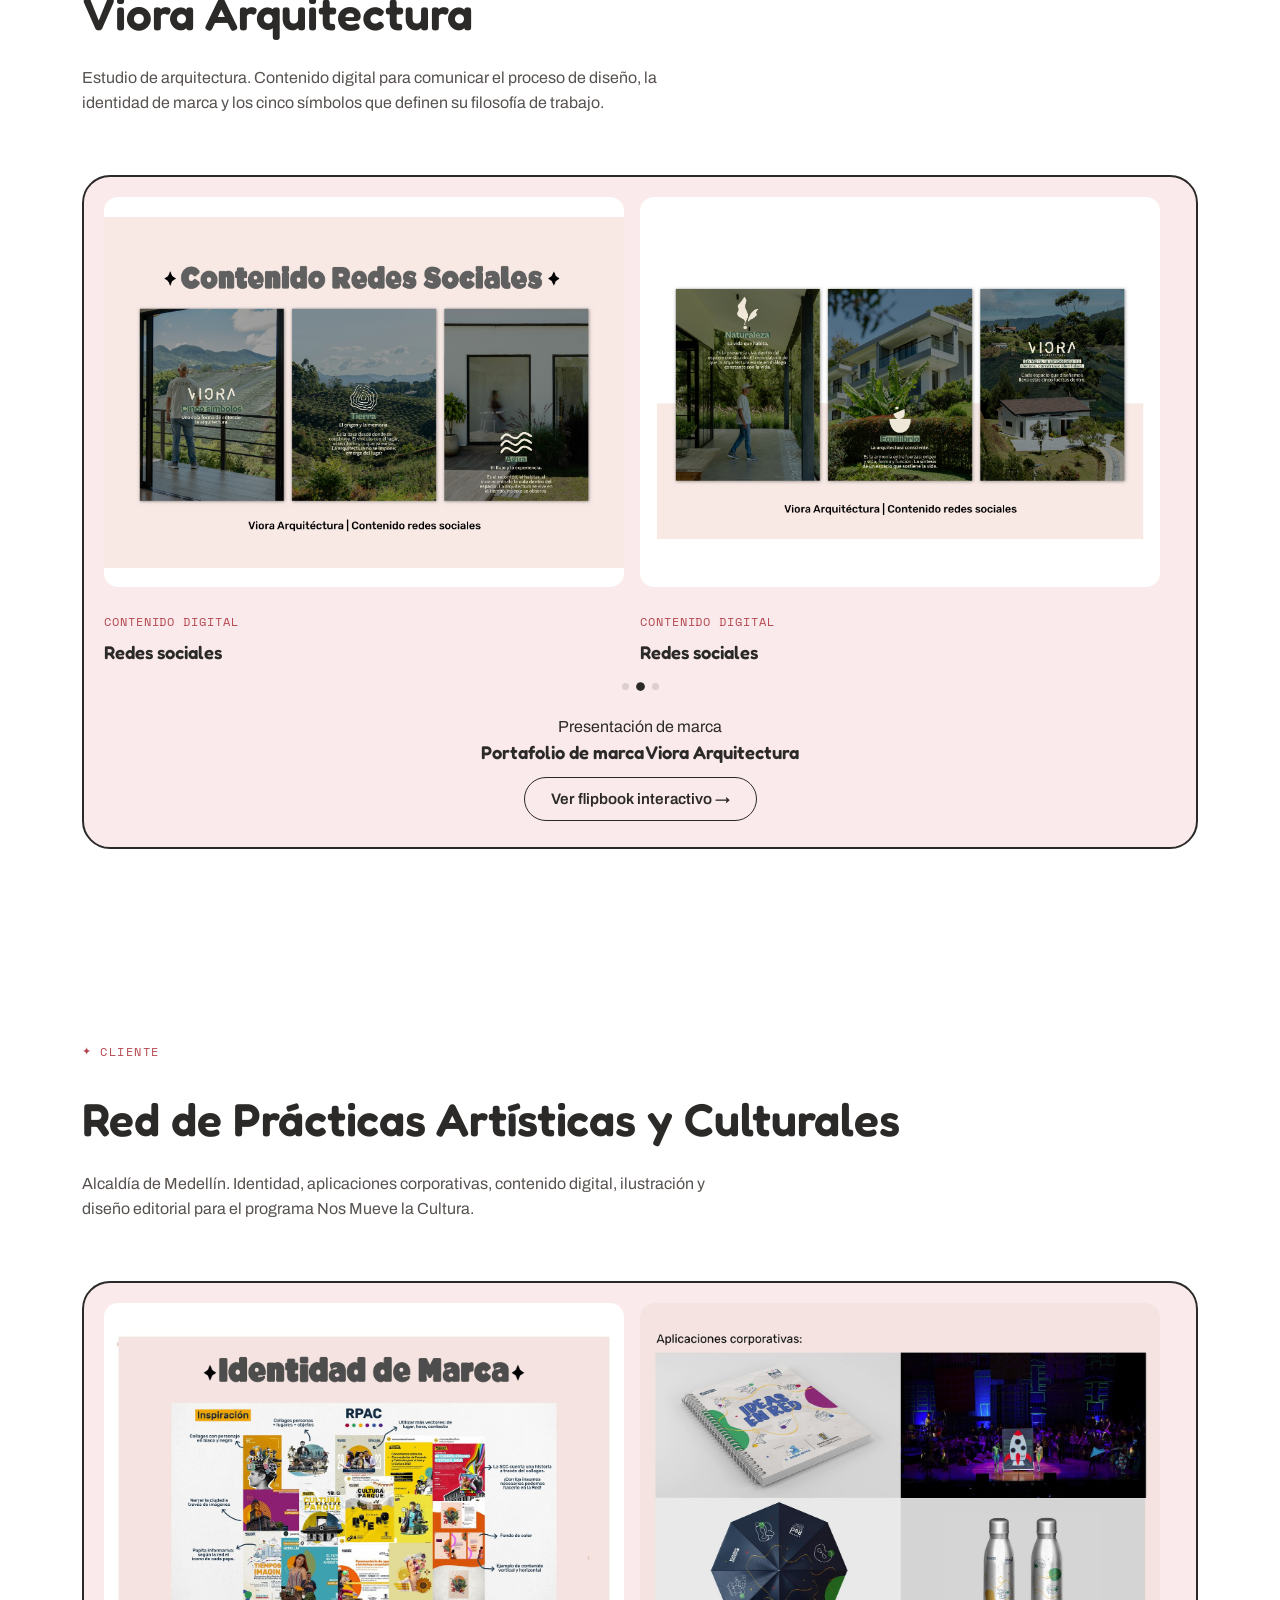
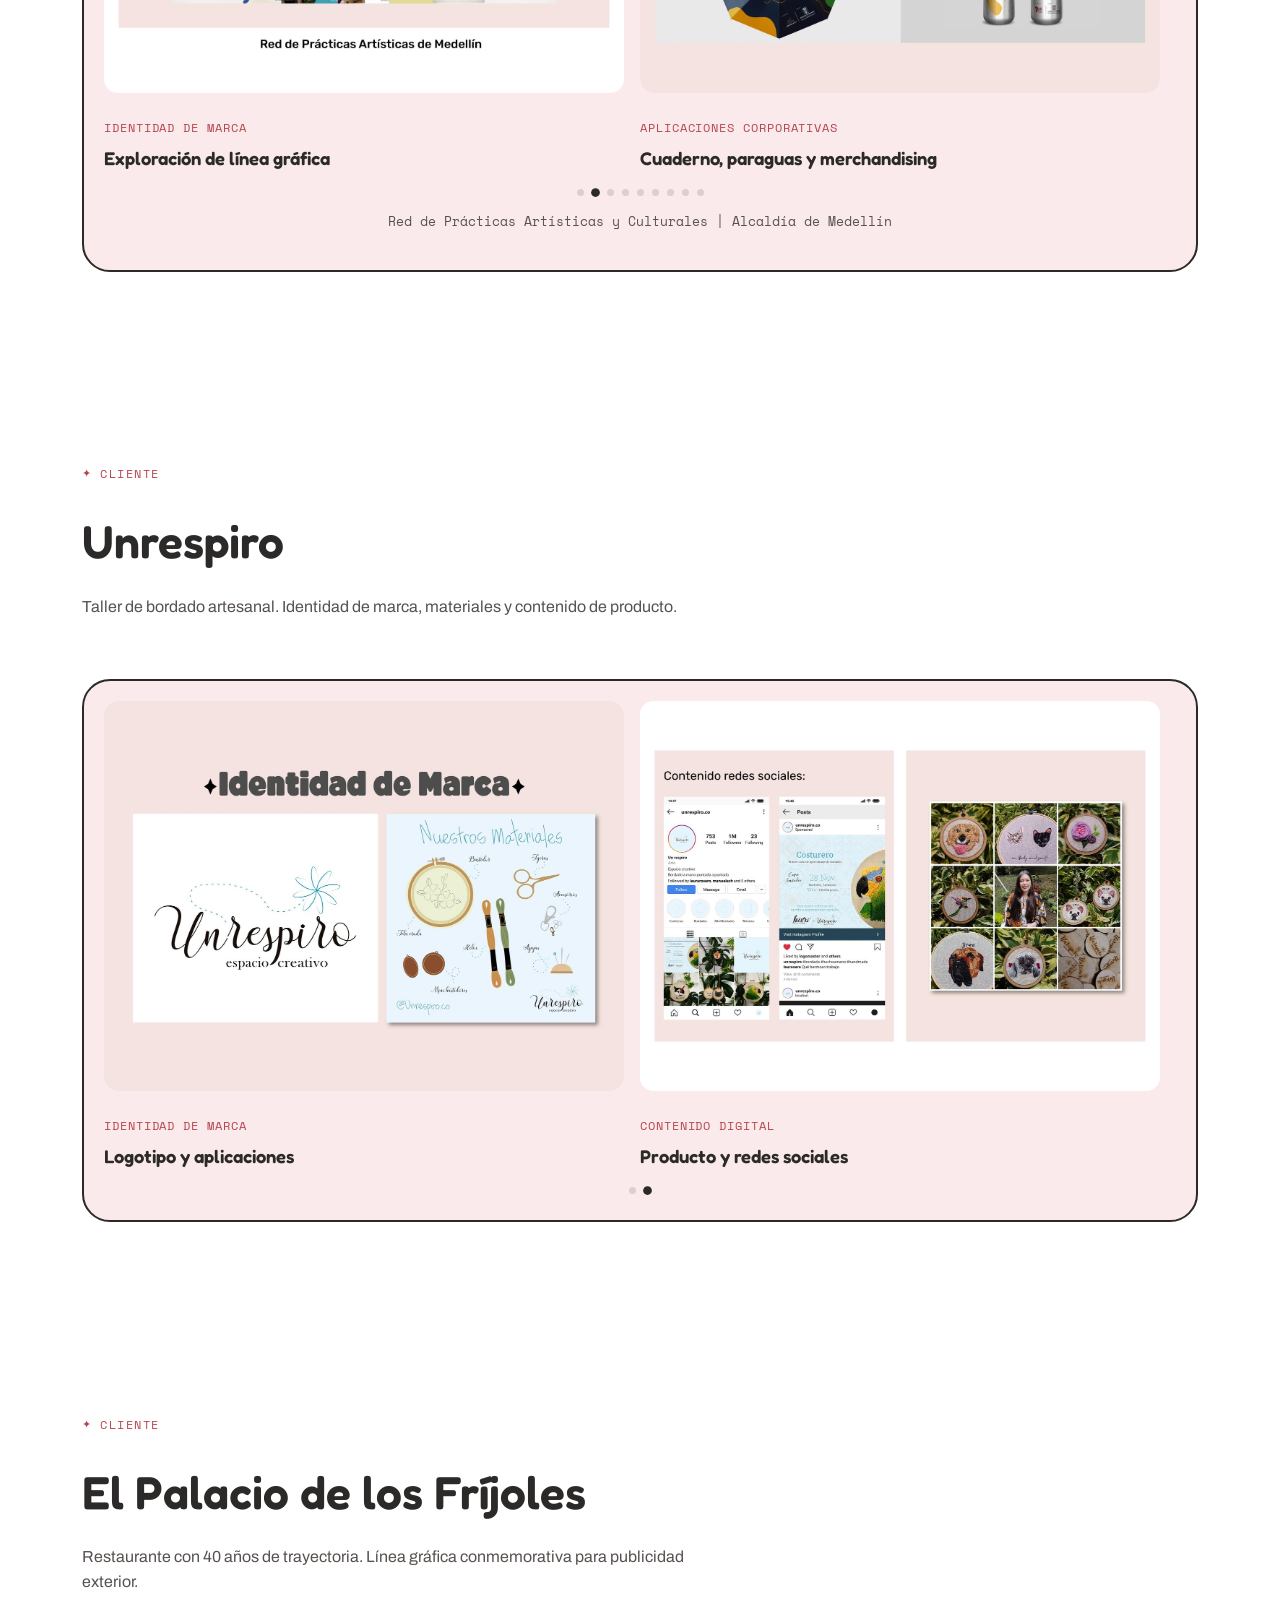
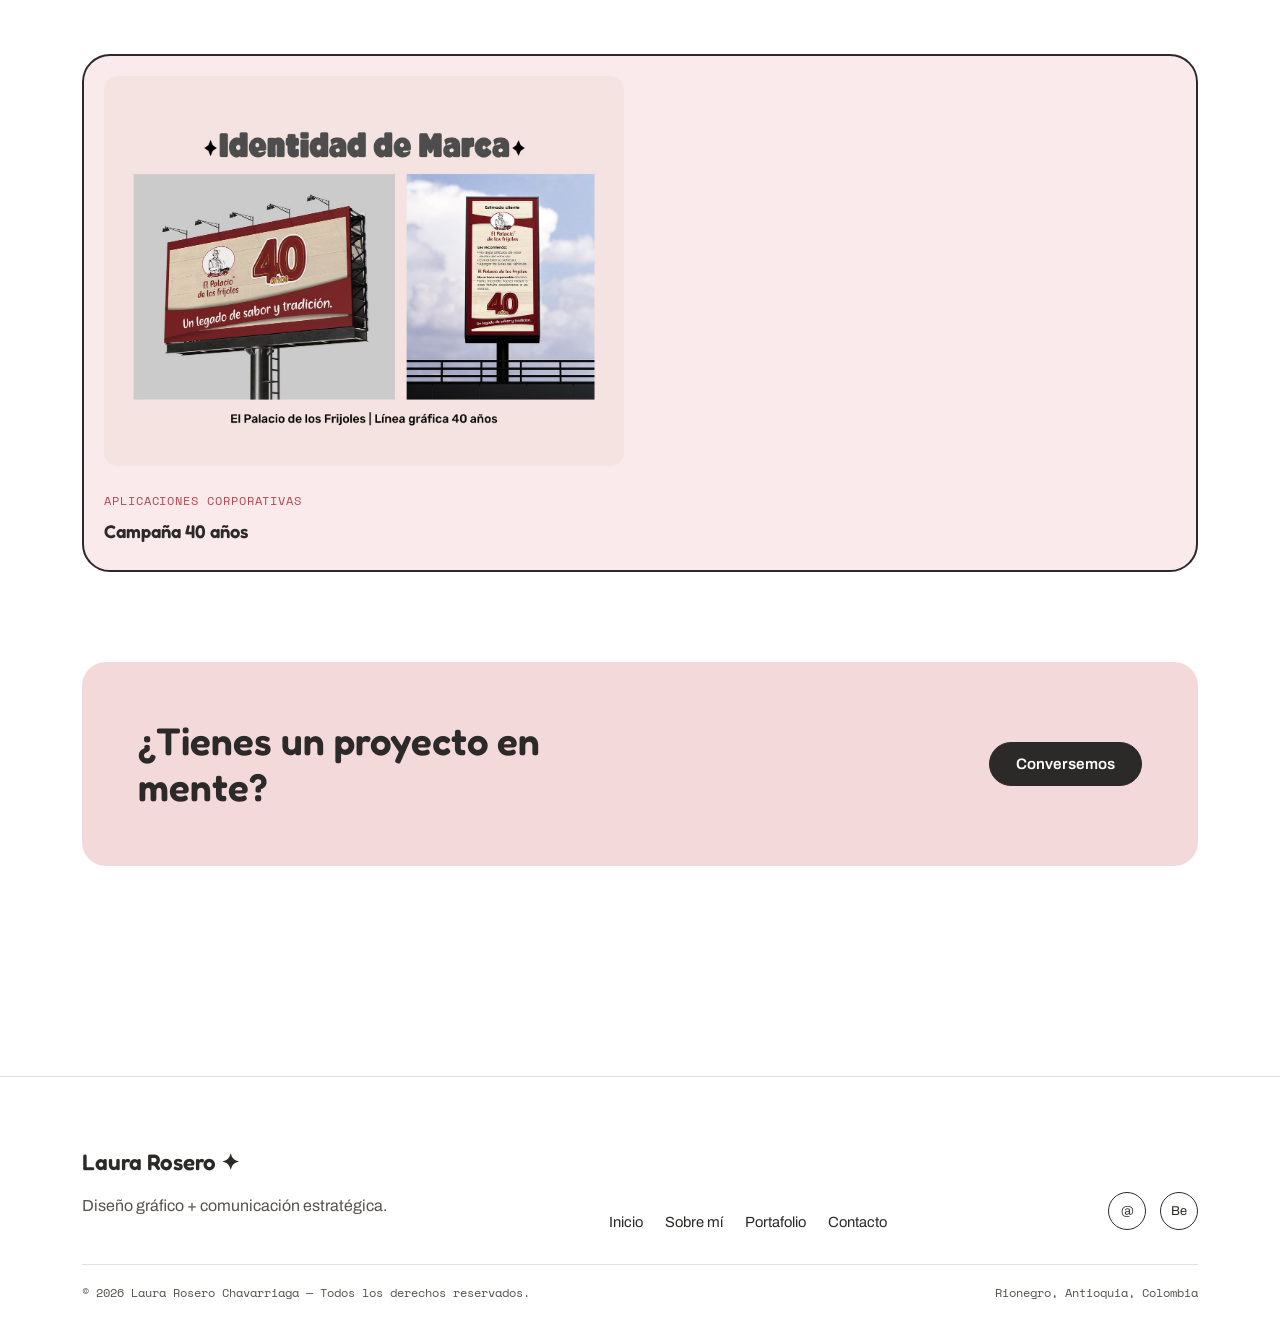
<file: portfolio.html>
<!DOCTYPE html>
<html lang="es">
<head>
<meta charset="UTF-8">
<meta name="viewport" content="width=device-width, initial-scale=1.0">
<title>Portafolio — Laura Rosero Chavarriaga</title>
<meta name="description" content="Portafolio de proyectos de identidad de marca, contenido digital y diseño editorial de Laura Rosero Chavarriaga, organizado por empresa.">
<link rel="stylesheet" href="styles.css">
</head>
<body>

<header class="site-header">
  <div class="wrap nav">
    <a href="index.html" class="logo">Laura Rosero ✦</a>
    <ul class="nav-links">
      <li><a href="index.html" data-i18n="nav_home">Inicio</a></li>
      <li><a href="about.html" data-i18n="nav_about">Sobre mí</a></li>
      <li><a href="portfolio.html" class="active" data-i18n="nav_portfolio">Portafolio</a></li>
      <li><a href="contact.html" data-i18n="nav_contact">Contacto</a></li>
    </ul>
    <div class="nav-right">
      <div class="lang-toggle">
        <button data-lang="es">ES</button>
        <button data-lang="en">EN</button>
      </div>
      <a href="contact.html" class="nav-cta" data-i18n="nav_cta">Escríbeme</a>
      <button class="burger" aria-label="Menu"><span></span><span></span><span></span></button>
    </div>
  </div>
</header>

<section style="background:var(--pink); padding-bottom:50px;">
  <div class="wrap" style="padding-top:20px;">
    <p class="eyebrow" data-i18n="port_eyebrow">Portafolio</p>
    <h1 style="font-family:var(--font-display); font-weight:700; font-size:clamp(2.4rem,5vw,4rem); margin:10px 0 16px;" data-i18n="port_title">Proyectos.</h1>
    <p class="lede" data-i18n="port_desc" style="max-width:56ch;">Trabajo organizado por empresa: identidad de marca, contenido digital y aplicaciones para cada cliente.</p>
    <p class="lede" data-i18n="port_independent" style="max-width:60ch; margin-top:18px; font-size:1rem;">Desde octubre de 2025 trabajo como diseñadora gráfica independiente, desarrollando identidad de marca, diseño editorial y comunicación estratégica para empresas y emprendimientos — acompañando cada proceso de construcción de marca con soluciones visuales alineadas a sus objetivos de posicionamiento.</p>
  </div>
</section>

<section style="padding-top:56px; padding-bottom:0;">
  <div class="wrap">
    <div class="filter-row">
      <a href="#fomo" class="filter-btn">Fomo Festivals</a>
      <a href="#tierra-querida" class="filter-btn">Tierra Querida</a>
      <a href="#rionegro" class="filter-btn">Alcaldía de Rionegro</a>
      <a href="#alaya-equs" class="filter-btn">Alaya Equs</a>
      <a href="#viora-arquitectura" class="filter-btn">Viora Arquitectura</a>
      <a href="#rpac" class="filter-btn">Red de Prácticas Artísticas y Culturales</a>
      <a href="#unrespiro" class="filter-btn">Unrespiro</a>
      <a href="#palacio" class="filter-btn">El Palacio de los Fríjoles</a>
    </div>
  </div>
</section>

<!-- ================= FOMO FESTIVALS ================= -->
<section id="fomo">
  <div class="wrap">
    <div class="section-head" style="flex-direction:column; align-items:flex-start; gap:14px;">
      <p class="eyebrow">Cliente</p>
      <h2 class="section-title">Fomo Festivals</h2>
      <p class="section-desc" data-i18n="client_fomo_desc" style="max-width:90ch; line-height:1.7;">Desde abril de 2026 trabajo como diseñadora gráfica independiente para Fomo Festivals, en Estados Unidos. Diseño piezas publicitarias, flyers, banners, carteles y señalización, material impreso y digital, contenido para redes sociales y campañas publicitarias y promocionales. También desarrollo identidad visual y Brand Kits, aplico y mantengo la identidad visual de las marcas, y actualizo y corrijo piezas gráficas. Adapto y redimensiono los diseños para cada formato, preparo los archivos para impresión y medios digitales, genero y edito imágenes con inteligencia artificial, organizo y gestiono los recursos gráficos, y desarrollo propuestas creativas y conceptos visuales.</p>
    </div>
    <h3 style="font-family:var(--font-display); font-weight:800; font-size:1.6rem; margin:34px 0 14px;">New England Christmas Festival</h3>
    <div class="carousel-card fit">
      <div class="carousel-track">
        <div class="carousel-slide">
          <div class="thumb"><img src="images/fomo-christmas-mini.jpg" alt="Valla en miniatura del New England Christmas Festival"></div>
          <div class="meta">
            <p class="cat">New England Christmas Festival</p>
            <h3 data-i18n="fomo_s_mini">Valla en miniatura</h3>
          </div>
        </div>
        <div class="carousel-slide">
          <div class="thumb"><img src="images/fomo-christmas-booth.jpg" alt="Boletería del New England Christmas Festival"></div>
          <div class="meta">
            <p class="cat">New England Christmas Festival</p>
            <h3 data-i18n="fomo_s_booth">Boletería y cartel de tickets</h3>
          </div>
        </div>
        <div class="carousel-slide">
          <div class="thumb"><img src="images/fomo-christmas-wall.jpg" alt="Muro navideño para fotos"></div>
          <div class="meta">
            <p class="cat">New England Christmas Festival</p>
            <h3 data-i18n="fomo_s_wall">Muro navideño para fotos</h3>
          </div>
        </div>
      </div>
      <div class="carousel-dots"></div>
    </div>
    <h3 style="font-family:var(--font-display); font-weight:800; font-size:1.6rem; margin:34px 0 14px;">Spring Craft Festival · Summer Berry Festival</h3>
    <div class="carousel-card fit">
      <div class="carousel-track">
        <div class="carousel-slide">
          <div class="thumb"><img src="images/fomo-spring-flyers.jpg" alt="Flyers del New England Spring Craft Festival"></div>
          <div class="meta">
            <p class="cat">Spring Craft Festival · Summer Berry Festival</p>
            <h3 data-i18n="fomo_s_flyers">Flyers</h3>
          </div>
        </div>
        <div class="carousel-slide">
          <div class="thumb"><img src="images/fomo-rollup.jpg" alt="Roll-up de próximos festivales en Mohegan Sun"></div>
          <div class="meta">
            <p class="cat">Mohegan Sun · Earth Expo Center</p>
            <h3 data-i18n="fomo_s_rollup">Roll-up de próximos festivales</h3>
          </div>
        </div>
      </div>
      <div class="carousel-dots"></div>
    </div>
    <h3 style="font-family:var(--font-display); font-weight:800; font-size:1.6rem; margin:34px 0 14px;">South Florida Festivals</h3>
    <div class="carousel-card fit">
      <div class="carousel-track">
        <div class="carousel-slide">
          <div class="thumb"><img src="images/fomo-southflorida.jpg" alt="Cartel de festivales de South Florida 2027"></div>
          <div class="meta">
            <p class="cat">South Florida Festivals</p>
            <h3 data-i18n="fomo_s_sf">Cartel de festivales de South Florida</h3>
          </div>
        </div>
      </div>
      <div class="carousel-dots"></div>
    </div>
  </div>
</section>

<!-- ================= TIERRA QUERIDA ================= -->
<section id="tierra-querida">
  <div class="wrap">
    <div class="section-head" style="flex-direction:column; align-items:flex-start; gap:14px;">
      <p class="eyebrow">Cliente</p>
      <h2 class="section-title">Tierra Querida</h2>
      <p class="section-desc" data-i18n="client_tierra_desc" style="max-width:70ch;">Cadena de hamburgueserías con presencia en Colombia. Lideré la evolución de su identidad visual, fortaleciendo su consistencia y posicionamiento en entornos físicos y digitales: desde el manual de marca hasta activaciones en punto de venta y participación en ferias del sector.</p>
    </div>
    <div class="carousel-card">
      <div class="carousel-track">
        <div class="carousel-slide">
          <div class="thumb"><img src="images/tierraquerida-identity.jpg" alt="Tierra Querida — identidad de marca"></div>
          <div class="meta">
            <p class="cat" data-i18n="tag_identity">Identidad de marca</p>
            <h3 data-i18n="tierra_1_title">Logotipo y manual de marca</h3>
          </div>
        </div>
        <div class="carousel-slide">
          <div class="thumb"><img src="images/tierraquerida-applications.jpg" alt="Tierra Querida — aplicaciones corporativas"></div>
          <div class="meta">
            <p class="cat" data-i18n="tag_applications">Aplicaciones corporativas</p>
            <h3 data-i18n="tierra_2_title">Vallas, vehículos y carné</h3>
          </div>
        </div>
        <div class="carousel-slide">
          <div class="thumb"><img src="images/tierraquerida-social.jpg" alt="Tierra Querida — contenido para redes sociales"></div>
          <div class="meta">
            <p class="cat" data-i18n="tag_social">Contenido digital</p>
            <h3 data-i18n="tierra_3_title">Piezas para nuevas sedes</h3>
          </div>
        </div>
        <div class="carousel-slide">
          <div class="thumb"><img src="images/tierraquerida-campaign.jpg" alt="Tierra Querida — campaña 5 años"></div>
          <div class="meta">
            <p class="cat" data-i18n="tag_social">Contenido digital</p>
            <h3 data-i18n="tierra_4_title">Campaña aniversario 5 años</h3>
          </div>
        </div>
      </div>
      <div class="carousel-dots"></div>
    </div>
  </div>
</section>

<!-- ================= ALCALDÍA DE RIONEGRO ================= -->
<section id="rionegro">
  <div class="wrap">
    <div class="section-head" style="flex-direction:column; align-items:flex-start; gap:14px;">
      <p class="eyebrow">Cliente</p>
      <h2 class="section-title">Alcaldía de Rionegro</h2>
      <p class="section-desc" data-i18n="client_rionegro_desc" style="max-width:70ch;">Como comunicadora social participé en la estrategia de Marca Ciudad Rionegro, fortaleciendo la identidad territorial y la conexión entre la administración municipal, la ciudadanía y los actores del territorio. Apoyé la planeación y ejecución de eventos de ciudad de alto impacto.</p>
    </div>
    <div class="carousel-card">
      <div class="carousel-track">
        <div class="carousel-slide">
          <div class="thumb"><img src="images/rionegro-event.jpg" alt="Alcaldía de Rionegro — apoyo a evento de ciudad"></div>
          <div class="meta">
            <p class="cat" data-i18n="tag_social">Comunicación institucional</p>
            <h3 data-i18n="rionegro_1_title">Organización y ejecución de eventos</h3>
          </div>
        </div>
        <div class="carousel-slide">
          <div class="thumb"><img src="images/rionegro-team-1.jpg" alt="Alcaldía de Rionegro — equipo de comunicaciones"></div>
          <div class="meta">
            <p class="cat" data-i18n="tag_social">Comunicación institucional</p>
            <h3 data-i18n="rionegro_2_title">Cobertura y registro de eventos institucionales</h3>
          </div>
        </div>
      </div>
      <div class="carousel-dots"></div>
    </div>
  </div>
</section>

<!-- ================= ALAYA EQUS ================= -->
<section id="alaya-equs">
  <div class="wrap">
    <div class="section-head" style="flex-direction:column; align-items:flex-start; gap:14px;">
      <p class="eyebrow">Cliente</p>
      <h2 class="section-title">Alaya Equs</h2>
      <p class="section-desc" data-i18n="client_alaya_desc" style="max-width:70ch;">Escuela de equitación. Piezas de comunicación para clases y contenido de marca, además del portafolio de servicios de su línea social: el Plan Padrino.</p>
    </div>
    <div class="carousel-card">
      <div class="carousel-track">
        <div class="carousel-slide">
          <div class="thumb contain"><img src="images/PORTAFOLIOLAURA2025-13.jpg" alt="Alaya Equs — la familia detrás de la marca"></div>
          <div class="meta">
            <p class="cat" data-i18n="tag_social">Contenido digital</p>
            <h3 data-i18n="alaya_1_title">Redes sociales</h3>
          </div>
        </div>
        <div class="carousel-slide">
          <div class="thumb contain"><img src="images/PORTAFOLIOLAURA2025-14.jpg" alt="Alaya Equs — escuela de equitación y comunidad"></div>
          <div class="meta">
            <p class="cat" data-i18n="tag_social">Contenido digital</p>
            <h3 data-i18n="alaya_2_title">Redes sociales</h3>
          </div>
        </div>
        <div class="carousel-slide">
          <div class="thumb contain"><img src="images/PORTAFOLIOLAURA2025-15.jpg" alt="Alaya Equs — portafolio de servicios Plan Padrino"></div>
          <div class="meta">
            <p class="cat" data-i18n="tag_social">Portafolio de servicios</p>
            <h3 data-i18n="alaya_social_1_title">Portafolio Plan Padrino</h3>
          </div>
        </div>
      </div>
      <div class="carousel-dots"></div>
    </div>
  </div>
</section>

<!-- ================= VIORA ARQUITECTURA ================= -->
<section id="viora-arquitectura">
  <div class="wrap">
    <div class="section-head" style="flex-direction:column; align-items:flex-start; gap:14px;">
      <p class="eyebrow">Cliente</p>
      <h2 class="section-title">Viora Arquitectura</h2>
      <p class="section-desc" data-i18n="client_viora_desc" style="max-width:70ch;">Estudio de arquitectura. Contenido digital para comunicar el proceso de diseño, la identidad de marca y los cinco símbolos que definen su filosofía de trabajo.</p>
    </div>
    <div class="carousel-card">
      <div class="carousel-track">
        <div class="carousel-slide">
          <div class="thumb contain"><img src="images/PORTAFOLIOLAURA2025-30.jpg" alt="Viora Arquitectura — cinco símbolos de marca"></div>
          <div class="meta">
            <p class="cat" data-i18n="tag_social">Contenido digital</p>
            <h3 data-i18n="viora_3_title">Redes sociales</h3>
          </div>
        </div>
        <div class="carousel-slide">
          <div class="thumb contain"><img src="images/PORTAFOLIOLAURA2025-31.jpg" alt="Viora Arquitectura — símbolos de marca"></div>
          <div class="meta">
            <p class="cat" data-i18n="tag_social">Contenido digital</p>
            <h3 data-i18n="viora_2_title">Redes sociales</h3>
          </div>
        </div>
        <div class="carousel-slide">
          <div class="thumb contain"><img src="images/PORTAFOLIOLAURA2025-32.jpg" alt="Viora Arquitectura — las 4 fases del proceso"></div>
          <div class="meta">
            <p class="cat" data-i18n="tag_social">Contenido digital</p>
            <h3 data-i18n="viora_1_title">Redes sociales</h3>
          </div>
        </div>
      </div>
      <div class="carousel-dots"></div>
      <div style="text-align:center; margin-top:28px;">
        <p class="cat" data-i18n="viora_flipbook_label" style="margin-bottom:6px;">Presentación de marca</p>
        <h3 data-i18n="viora_flipbook_title" style="font-family:var(--font-display); font-weight:600; font-size:1.15rem; margin:0 0 14px;">Portafolio de marca Viora Arquitectura</h3>
        <a href="https://heyzine.com/flip-book/58726be8df.html" target="_blank" rel="noopener" class="btn btn-ghost" data-i18n="viora_flipbook_btn">Ver flipbook interactivo →</a>
      </div>
    </div>
  </div>
</section>

<!-- ================= RPAC (incluye diseño editorial) ================= -->
<section id="rpac">
  <div class="wrap">
    <div class="section-head" style="flex-direction:column; align-items:flex-start; gap:14px;">
      <p class="eyebrow">Cliente</p>
      <h2 class="section-title" data-i18n="rpac_title">Red de Prácticas Artísticas y Culturales</h2>
      <p class="section-desc" data-i18n="client_rpac_desc" style="max-width:70ch;">Alcaldía de Medellín. Identidad, aplicaciones corporativas, contenido digital, ilustración y diseño editorial para el programa Nos Mueve la Cultura.</p>
    </div>
    <div class="carousel-card">
      <div class="carousel-track">
        <div class="carousel-slide">
          <div class="thumb"><img src="images/rpac-identity.jpg" alt="RPAC — moodboard de identidad de marca"></div>
          <div class="meta">
            <p class="cat" data-i18n="tag_identity">Identidad de marca</p>
            <h3 data-i18n="rpac_1_title">Exploración de línea gráfica</h3>
          </div>
        </div>
        <div class="carousel-slide">
          <div class="thumb"><img src="images/rpac-applications.jpg" alt="RPAC — aplicaciones corporativas"></div>
          <div class="meta">
            <p class="cat" data-i18n="tag_applications">Aplicaciones corporativas</p>
            <h3 data-i18n="rpac_2_title">Cuaderno, paraguas y merchandising</h3>
          </div>
        </div>
        <div class="carousel-slide">
          <div class="thumb"><img src="images/rpac-social.jpg" alt="RPAC — contenido para redes sociales"></div>
          <div class="meta">
            <p class="cat" data-i18n="tag_social">Contenido digital</p>
            <h3 data-i18n="rpac_3_title">Piezas para Instagram</h3>
          </div>
        </div>
        <div class="carousel-slide">
          <div class="thumb"><img src="images/rpac-testimonials.jpg" alt="RPAC — fotografía de campo"></div>
          <div class="meta">
            <p class="cat" data-i18n="tag_social">Contenido digital</p>
            <h3 data-i18n="rpac_4_title">Diseño piezas gráficas redes sociales</h3>
          </div>
        </div>
        <div class="carousel-slide">
          <div class="thumb"><img src="images/illustration-rpac.jpg" alt="Serie de ilustración — Red de Prácticas Artísticas"></div>
          <div class="meta">
            <p class="cat" data-i18n="tag_illustration">Ilustración</p>
            <h3 data-i18n="rpac_5_title">Serie ilustrada — llegada a Medellín</h3>
          </div>
        </div>
        <div class="carousel-slide">
          <div class="thumb"><img src="images/illustration-tiempos.jpg" alt="Ilustración — Tiempos de Imaginar"></div>
          <div class="meta">
            <p class="cat" data-i18n="tag_illustration">Ilustración</p>
            <h3 data-i18n="rpac_6_title">Tiempos de Imaginar</h3>
          </div>
        </div>
        <div class="carousel-slide">
          <div class="thumb"><img src="images/editorial-red.jpg" alt="Diseño editorial — revistas Red de Medellín"></div>
          <div class="meta">
            <p class="cat" data-i18n="filter_editorial">Diseño editorial</p>
            <h3 data-i18n="editorial_1_title">Diagramación de revistas anuales</h3>
          </div>
        </div>
        <div class="carousel-slide">
          <div class="thumb contain"><img src="images/PORTAFOLIOLAURA2025-24.jpg" alt="Diseño editorial — maquetación de páginas interiores"></div>
          <div class="meta">
            <p class="cat" data-i18n="filter_editorial">Diseño editorial</p>
            <h3 data-i18n="editorial_3_title">Maquetación de páginas interiores</h3>
          </div>
        </div>
        <div class="carousel-slide">
          <div class="thumb contain"><img src="images/PORTAFOLIOLAURA2025-28.jpg" alt="Diseño editorial — portadas de revistas anuales"></div>
          <div class="meta">
            <p class="cat" data-i18n="filter_editorial">Diseño editorial</p>
            <h3 data-i18n="editorial_2_title">Portadas de revistas anuales</h3>
          </div>
        </div>
      </div>
      <div class="carousel-dots"></div>
      <p style="text-align:center; font-family:var(--font-mono); font-size:0.8rem; color:var(--charcoal-soft); margin-top:16px;" data-i18n="rpac_full_name">Red de Prácticas Artísticas y Culturales | Alcaldía de Medellín</p>
    </div>
  </div>
</section>

<!-- ================= UNRESPIRO ================= -->
<section id="unrespiro">
  <div class="wrap">
    <div class="section-head" style="flex-direction:column; align-items:flex-start; gap:14px;">
      <p class="eyebrow">Cliente</p>
      <h2 class="section-title">Unrespiro</h2>
      <p class="section-desc" data-i18n="client_unrespiro_desc" style="max-width:70ch;">Taller de bordado artesanal. Identidad de marca, materiales y contenido de producto.</p>
    </div>
    <div class="carousel-card">
      <div class="carousel-track">
        <div class="carousel-slide">
          <div class="thumb"><img src="images/unrespiro-identity.jpg" alt="Unrespiro — identidad de marca"></div>
          <div class="meta">
            <p class="cat" data-i18n="tag_identity">Identidad de marca</p>
            <h3 data-i18n="unrespiro_1_title">Logotipo y aplicaciones</h3>
          </div>
        </div>
        <div class="carousel-slide">
          <div class="thumb"><img src="images/unrespiro-social.jpg" alt="Unrespiro — contenido para redes sociales"></div>
          <div class="meta">
            <p class="cat" data-i18n="tag_social">Contenido digital</p>
            <h3 data-i18n="unrespiro_2_title">Producto y redes sociales</h3>
          </div>
        </div>
      </div>
      <div class="carousel-dots"></div>
    </div>
  </div>
</section>

<!-- ================= EL PALACIO DE LOS FRIJOLES ================= -->
<section id="palacio">
  <div class="wrap">
    <div class="section-head" style="flex-direction:column; align-items:flex-start; gap:14px;">
      <p class="eyebrow">Cliente</p>
      <h2 class="section-title">El Palacio de los Fríjoles</h2>
      <p class="section-desc" data-i18n="client_palacio_desc" style="max-width:70ch;">Restaurante con 40 años de trayectoria. Línea gráfica conmemorativa para publicidad exterior.</p>
    </div>
    <div class="carousel-card">
      <div class="carousel-track">
        <div class="carousel-slide">
          <div class="thumb"><img src="images/palacio-identity.jpg" alt="El Palacio de los Fríjoles — línea gráfica 40 años"></div>
          <div class="meta">
            <p class="cat" data-i18n="tag_applications">Publicidad exterior</p>
            <h3 data-i18n="palacio_1_title">Campaña 40 años</h3>
          </div>
        </div>
      </div>
      <div class="carousel-dots"></div>
    </div>
  </div>
</section>

<section style="padding-top:0;">
  <div class="wrap">
    <div class="cta-band">
      <h2 data-i18n="cta_band_title">¿Tienes un proyecto en mente?</h2>
      <a href="contact.html" class="btn btn-primary" data-i18n="cta_band_btn">Conversemos</a>
    </div>
  </div>
</section>

<footer class="site-footer">
  <div class="wrap">
    <div class="footer-grid">
      <div>
        <p class="footer-name">Laura Rosero ✦</p>
        <p data-i18n="footer_tagline" style="color:var(--charcoal-soft); margin-top:6px;">Diseño gráfico + comunicación estratégica.</p>
      </div>
      <ul class="footer-links">
        <li><a href="index.html" data-i18n="nav_home">Inicio</a></li>
        <li><a href="about.html" data-i18n="nav_about">Sobre mí</a></li>
        <li><a href="portfolio.html" data-i18n="nav_portfolio">Portafolio</a></li>
        <li><a href="contact.html" data-i18n="nav_contact">Contacto</a></li>
      </ul>
      <div class="footer-social">
        <a class="social-pill" href="mailto:laurarosero2@gmail.com" aria-label="Email">@</a>
        <a class="social-pill" href="https://www.behance.net/laurarosero" target="_blank" rel="noopener" aria-label="Behance">Be</a>
      </div>
    </div>
    <div class="footer-bottom">
      <span>© 2026 Laura Rosero Chavarriaga — <span data-i18n="footer_rights">Todos los derechos reservados.</span></span>
      <span>Rionegro, Antioquia, Colombia</span>
    </div>
  </div>
</footer>

<script src="i18n.js"></script>
</body>
</html>
</file>
<file: styles.css>
/* ===========================================================
   Laura Rosero — Portfolio site
   Palette: blush pink / charcoal / white, taken straight from
   Laura's own PDF portfolio deck.
   =========================================================== */

@import url('https://fonts.googleapis.com/css2?family=Fredoka:wght@500;600;700&family=Archivo:ital,wght@0,400;0,500;0,600;0,700;1,400&family=Space+Mono:wght@400;700&display=swap');

:root{
  --pink: #f4d9db;
  --pink-soft: #faeaeb;
  --pink-deep: #e7b3b8;
  --charcoal: #2c2a29;
  --charcoal-soft: #57524f;
  --white: #ffffff;
  --line: rgba(44,42,41,0.14);
  --accent: #b5464f;

  --font-display: 'Fredoka', ui-rounded, sans-serif;
  --font-body: 'Archivo', 'Helvetica Neue', Arial, sans-serif;
  --font-mono: 'Space Mono', monospace;

  --maxw: 1180px;
}

*{ box-sizing: border-box; }
html{ scroll-behavior: smooth; }

body{
  margin:0;
  font-family: var(--font-body);
  color: var(--charcoal);
  background: var(--white);
  -webkit-font-smoothing: antialiased;
}

img{ max-width:100%; display:block; }
a{ color:inherit; text-decoration:none; }

.wrap{
  max-width: var(--maxw);
  margin: 0 auto;
  padding: 0 32px;
}

/* ---------- focus states ---------- */
a:focus-visible, button:focus-visible{
  outline: 2px solid var(--charcoal);
  outline-offset: 3px;
}

@media (prefers-reduced-motion: reduce){
  *{ animation-duration: 0.01ms !important; animation-iteration-count: 1 !important; transition-duration: 0.01ms !important; scroll-behavior: auto !important; }
}

/* ---------- header / nav ---------- */
.site-header{
  position: sticky;
  top:0;
  z-index: 50;
  background: rgba(255,255,255,0.88);
  backdrop-filter: blur(10px);
  border-bottom: 1px solid var(--line);
}

.nav{
  display:flex;
  align-items:center;
  justify-content: space-between;
  padding: 26px 0;
}

.logo{
  font-family: var(--font-display);
  font-weight:600;
  font-size: 1.15rem;
  letter-spacing: 0.01em;
}

.nav-links{
  display:flex;
  align-items:center;
  gap: 42px;
  list-style:none;
  margin:0; padding:0;
}

.nav-links a{
  font-size: 0.95rem;
  font-weight: 500;
  position: relative;
  padding: 4px 2px;
}

.nav-links a.active{ color: var(--accent); }

.nav-links a::after{
  content:"";
  position:absolute;
  left:0; right:0; bottom:-2px;
  height:2px;
  background: var(--accent);
  transform: scaleX(0);
  transform-origin: left;
  transition: transform .25s ease;
}
.nav-links a:hover::after, .nav-links a.active::after{ transform: scaleX(1); }

.lang-toggle{
  display:flex;
  border:1px solid var(--charcoal);
  border-radius: 999px;
  overflow:hidden;
  font-family: var(--font-mono);
  font-size: 0.72rem;
}
.lang-toggle button{
  background:none; border:none; cursor:pointer;
  padding: 6px 12px;
  color: var(--charcoal);
  font-family: inherit;
  font-size: inherit;
  letter-spacing: 0.05em;
}
.lang-toggle button.active{
  background: var(--charcoal);
  color: var(--white);
}

.nav-cta{
  display:inline-block;
  border: 1.5px solid var(--charcoal);
  border-radius: 999px;
  padding: 9px 20px;
  font-size: 0.9rem;
  font-weight: 600;
  transition: background .2s ease, color .2s ease;
}
.nav-cta:hover{ background: var(--charcoal); color: var(--white); }

.nav-right{ display:flex; align-items:center; gap:18px; }

.burger{
  display:none;
  background:none;
  border:none;
  cursor:pointer;
  padding: 6px;
}
.burger span{
  display:block;
  width:24px; height:2px;
  background: var(--charcoal);
  margin: 5px 0;
}

/* ---------- footer ---------- */
.site-footer{
  border-top: 1px solid var(--line);
  padding: 48px 0 32px;
  margin-top: 120px;
}
.footer-grid{
  display:flex;
  flex-wrap:wrap;
  gap: 24px;
  justify-content:space-between;
  align-items:flex-end;
}
.footer-name{
  font-family: var(--font-display);
  font-weight:600;
  font-size: 1.4rem;
}
.footer-links{
  display:flex;
  gap: 22px;
  list-style:none;
  padding:0; margin:0;
  font-size: 0.92rem;
}
.footer-social{
  display:flex;
  gap:14px;
}
.social-pill{
  width:38px; height:38px;
  border-radius:50%;
  border: 1px solid var(--charcoal);
  display:flex; align-items:center; justify-content:center;
  font-size: 0.8rem;
  transition: background .2s ease, color .2s ease;
}
.social-pill:hover{ background: var(--charcoal); color:var(--white); }
.footer-bottom{
  margin-top: 34px;
  padding-top: 18px;
  border-top: 1px solid var(--line);
  font-size: 0.78rem;
  color: var(--charcoal-soft);
  font-family: var(--font-mono);
  display:flex;
  justify-content:space-between;
  flex-wrap:wrap;
  gap:10px;
}

/* ---------- eyebrow / labels ---------- */
.eyebrow{
  font-family: var(--font-mono);
  font-size: 0.76rem;
  letter-spacing: 0.12em;
  text-transform: uppercase;
  color: var(--accent);
  display:flex;
  align-items:center;
  gap:8px;
}
.eyebrow::before{
  content:"✦";
  font-size: 0.9em;
}

/* ---------- hero ---------- */
.hero{
  background: var(--pink);
  padding: 64px 0 56px;
}
.hero-inner{
  display:grid;
  grid-template-columns: 1.15fr 0.85fr;
  gap: 48px;
  align-items:center;
  padding-top: 30px;
}
.hero h1{
  font-family: var(--font-display);
  font-weight: 700;
  font-size: clamp(2.6rem, 5.4vw, 4.6rem);
  line-height: 0.98;
  margin: 14px 0 20px;
  letter-spacing: -0.01em;
}
.hero p.lede{
  font-size: 1.1rem;
  max-width: 46ch;
  color: var(--charcoal-soft);
  margin: 0 0 28px;
  line-height:1.55;
}
.hero-actions{ display:flex; gap:14px; flex-wrap:wrap; }

.btn{
  display:inline-flex;
  align-items:center;
  gap:8px;
  font-weight:600;
  font-size: 0.95rem;
  padding: 13px 26px;
  border-radius: 999px;
  border: 1.5px solid var(--charcoal);
  cursor:pointer;
  transition: transform .2s ease, background .2s ease, color .2s ease;
}
.btn-primary{ background: var(--charcoal); color: var(--white); }
.btn-primary:hover{ transform: translateY(-2px); }
.btn-ghost:hover{ background: var(--charcoal); color: var(--white); }

.hero-photo{
  position: relative;
}
.hero-photo img{
  border-radius: 18px;
  width:100%;
  aspect-ratio: 4/5;
  object-fit: cover;
  object-position: top;
}
.hero-tag{
  position:absolute;
  bottom: -18px; left: -18px;
  background: var(--charcoal);
  color: var(--white);
  border-radius: 14px;
  padding: 14px 18px;
  font-family: var(--font-mono);
  font-size: 0.78rem;
  line-height:1.5;
  box-shadow: 0 12px 30px rgba(0,0,0,0.18);
}

.services-strip{
  border-top: 1px solid rgba(44,42,41,0.18);
  margin-top: 44px;
  padding-top: 18px;
  font-family: var(--font-mono);
  font-size: 0.82rem;
  letter-spacing: 0.02em;
  color: var(--charcoal-soft);
}

/* ---------- section shells ---------- */
section{ padding: 90px 0; }
.section-head{
  display:flex;
  justify-content:space-between;
  align-items:flex-end;
  gap: 24px;
  margin-bottom: 44px;
  flex-wrap:wrap;
}
h2.section-title{
  font-family: var(--font-display);
  font-weight: 600;
  font-size: clamp(2rem, 3.6vw, 3rem);
  margin: 10px 0 0;
  line-height:1;
}
.section-desc{
  max-width: 42ch;
  color: var(--charcoal-soft);
  font-size: 1rem;
  line-height:1.55;
}

/* ---------- work grid (home teaser) ---------- */
.work-grid{
  display:grid;
  grid-template-columns: repeat(3, 1fr);
  gap: 22px;
}
.work-card{
  display:block;
  border-radius: 16px;
  overflow:hidden;
  background: var(--pink-soft);
  border: 1px solid var(--line);
  transition: transform .25s ease, box-shadow .25s ease;
}
.work-card:hover{ transform: translateY(-6px); box-shadow: 0 18px 34px rgba(44,42,41,0.14); }
.work-card .thumb{
  aspect-ratio: 4/3;
  overflow:hidden;
}
.work-card .thumb img{ width:100%; height:100%; object-fit:cover; transition: transform .5s ease; }
.work-card:hover .thumb img{ transform: scale(1.06); }
.work-card .meta{ padding: 18px 20px 22px; }
.work-card .cat{
  font-family: var(--font-mono);
  font-size: 0.72rem;
  text-transform: uppercase;
  letter-spacing: 0.08em;
  color: var(--accent);
}
.work-card h3{
  font-family: var(--font-display);
  font-weight:600;
  font-size: 1.2rem;
  margin: 6px 0 0;
}

/* ---------- method / values (dark strip) ---------- */
.method{
  background: var(--charcoal);
  color: var(--white);
}
.method .section-desc{ color: rgba(255,255,255,0.65); }
.method h2.section-title{ color: var(--white); }
.method-list{
  border-top: 1px solid rgba(255,255,255,0.16);
}
.method-item{
  border-bottom: 1px solid rgba(255,255,255,0.16);
  padding: 26px 4px;
  display:flex;
  align-items:center;
  justify-content: space-between;
  gap: 20px;
}
.method-item .num{
  font-family: var(--font-mono);
  color: rgba(255,255,255,0.4);
  font-size: 0.85rem;
  width: 46px;
  flex-shrink:0;
}
.method-item h4{
  font-family: var(--font-display);
  font-weight: 600;
  font-size: 1.35rem;
  margin:0;
  flex: 1;
}
.method-item p{
  margin:0;
  max-width: 40ch;
  color: rgba(255,255,255,0.65);
  font-size: 0.95rem;
  text-align:right;
}

/* ---------- stats / cta band ---------- */
.cta-band{
  background: var(--pink);
  border-radius: 24px;
  padding: 56px;
  display:flex;
  justify-content: space-between;
  align-items:center;
  gap: 30px;
  flex-wrap:wrap;
}
.cta-band h2{
  font-family: var(--font-display);
  font-weight:600;
  font-size: clamp(1.7rem, 3vw, 2.4rem);
  margin:0;
  max-width: 20ch;
}

/* ---------- about page ---------- */
.about-hero{
  display:grid;
  grid-template-columns: 0.8fr 1.2fr;
  gap: 56px;
  align-items:center;
  padding: 56px 0 20px;
}
.about-hero img{
  border-radius: 18px;
  aspect-ratio: 3/4;
  object-fit: cover;
  object-position: top;
}
.about-hero h1{
  font-family: var(--font-display);
  font-weight:700;
  font-size: clamp(2.2rem, 4vw, 3.2rem);
  line-height:1.05;
  margin: 10px 0 18px;
}
.about-hero p{
  font-size: 1.05rem;
  line-height:1.6;
  color: var(--charcoal-soft);
  margin: 0 0 16px;
}
.pill-row{
  display:flex; gap:10px; flex-wrap:wrap; margin-top: 22px;
}
.pill{
  border: 1px solid var(--line);
  border-radius: 999px;
  padding: 7px 14px;
  font-size: 0.82rem;
  font-family: var(--font-mono);
  background: var(--pink-soft);
}

.two-col{
  display:grid;
  grid-template-columns: 1fr 1fr;
  gap: 60px;
}
.timeline{
  border-top: 1px solid var(--line);
}
.timeline-item{
  border-bottom: 1px solid var(--line);
  padding: 22px 0;
}
.timeline-item .when{
  font-family: var(--font-mono);
  font-size: 0.76rem;
  color: var(--accent);
  text-transform: uppercase;
  letter-spacing: 0.06em;
}
.timeline-item h4{
  font-family: var(--font-display);
  font-weight:600;
  font-size: 1.15rem;
  margin: 6px 0 2px;
}
.timeline-item p{
  margin:0;
  color: var(--charcoal-soft);
  font-size: 0.92rem;
}

.tools-grid{
  display:grid;
  grid-template-columns: repeat(3,1fr);
  gap: 14px;
  margin-top: 18px;
}
.tool-card{
  border:1px solid var(--line);
  border-radius: 14px;
  padding: 18px 16px;
  background: var(--pink-soft);
  font-weight:600;
  font-size: 0.92rem;
}

/* ---------- portfolio page ---------- */
.filter-row{
  display:flex;
  gap:10px;
  flex-wrap:wrap;
  margin-bottom: 46px;
}
.filter-btn{
  border: 1px solid var(--charcoal);
  border-radius: 999px;
  padding: 9px 18px;
  font-size: 0.86rem;
  font-weight: 600;
  background: none;
  cursor:pointer;
  font-family: var(--font-body);
  transition: background .2s ease, color .2s ease;
}
.filter-btn.active, .filter-btn:hover{ background: var(--charcoal); color: var(--white); }

.portfolio-grid{
  display:grid;
  grid-template-columns: repeat(2, 1fr);
  gap: 26px;
}
.portfolio-card{
  border-radius: 18px;
  overflow:hidden;
  border: 1px solid var(--line);
  background: var(--pink-soft);
}
.portfolio-card .thumb{ aspect-ratio: 3/2; overflow:hidden; }
.portfolio-card .thumb img{ width:100%; height:100%; object-fit:cover; }
.portfolio-card .meta{ padding: 20px 22px 24px; }
.portfolio-card .cat{
  font-family: var(--font-mono);
  font-size: 0.72rem;
  text-transform:uppercase;
  letter-spacing:0.08em;
  color: var(--accent);
}
.portfolio-card h3{
  font-family: var(--font-display);
  font-weight:600;
  font-size: 1.3rem;
  margin: 6px 0 8px;
}
.portfolio-card p{
  margin:0;
  color: var(--charcoal-soft);
  font-size: 0.92rem;
  line-height:1.5;
}
.portfolio-card.hidden{ display:none; }

/* ---------- portfolio carousel ---------- */
.carousel-card{
  background: var(--pink-soft);
  border: 1px solid var(--line);
  border-radius: 20px;
  padding: 20px 20px 26px;
}
.carousel-track{
  display:flex;
  gap:16px;
  overflow-x:auto;
  scroll-snap-type:x mandatory;
  -webkit-overflow-scrolling:touch;
  scrollbar-width:none;
  padding-bottom: 2px;
}
.carousel-track::-webkit-scrollbar{ display:none; }
.carousel-slide{
  flex:0 0 auto;
  width:min(520px,78%);
  scroll-snap-align:center;
}
.carousel-slide .thumb{
  aspect-ratio:4/3;
  border-radius:14px;
  overflow:hidden;
  background: var(--white);
}
.carousel-slide .thumb img{ width:100%; height:100%; object-fit:cover; }

/* Variant for graphic / collage pieces (multi-panel social posts with
   text and logos at the edges) — shows the whole piece, centered,
   inside the same fixed frame size the other cards use (no cropping,
   no stretching). Used by Alaya Equs and Viora Arquitectura. */
.carousel-slide .thumb.contain{
  aspect-ratio: 4/3;
  background: var(--white);
}
.carousel-slide .thumb.contain img{
  width: 100%;
  height: 100%;
  object-fit: contain;
  object-position: center;
}

.carousel-slide .meta{ padding-top:14px; }
.carousel-slide .cat{
  font-family: var(--font-mono);
  font-size: 0.72rem;
  text-transform:uppercase;
  letter-spacing:0.08em;
  color: var(--accent);
}
.carousel-slide h3{
  font-family: var(--font-display);
  font-weight:600;
  font-size: 1.15rem;
  margin: 6px 0 0;
}
.carousel-dots{
  display:flex;
  gap:8px;
  justify-content:center;
  margin-top:18px;
}
.carousel-dot{
  width:7px; height:7px;
  border-radius:50%;
  background: var(--line);
  border:none;
  padding:0;
  cursor:pointer;
  transition: background .2s ease, transform .2s ease;
}
.carousel-dot.active{
  background: var(--charcoal);
  transform: scale(1.25);
}
.carousel-dots:empty{ display:none; }

/* ---------- contact page ---------- */
.contact-grid{
  display:grid;
  grid-template-columns: 1fr 1fr;
  gap: 60px;
  align-items:start;
}
.contact-card{
  border: 1px solid var(--line);
  border-radius: 18px;
  padding: 26px 24px;
  background: var(--pink-soft);
  margin-bottom: 16px;
}
.contact-card .label{
  font-family: var(--font-mono);
  font-size: 0.74rem;
  text-transform:uppercase;
  letter-spacing:0.08em;
  color: var(--accent);
}
.contact-card .value{
  font-family: var(--font-display);
  font-weight: 600;
  font-size: 1.15rem;
  margin-top: 6px;
}

form.contact-form{ display:flex; flex-direction:column; gap:16px; }
.field label{
  display:block;
  font-size: 0.85rem;
  font-weight:600;
  margin-bottom: 6px;
}
.field input, .field textarea{
  width:100%;
  border: 1px solid var(--charcoal);
  border-radius: 10px;
  padding: 12px 14px;
  font-family: var(--font-body);
  font-size: 0.95rem;
  background: var(--white);
}
.field textarea{ min-height: 130px; resize: vertical; }
.form-note{
  font-size: 0.8rem;
  color: var(--charcoal-soft);
}

/* ---------- responsive ---------- */
@media (max-width: 880px){
  .nav{ padding: 20px 0; }
  .hero-inner, .about-hero, .two-col, .contact-grid{ grid-template-columns: 1fr; }
  .hero-photo{ order:-1; max-width: 320px; margin: 0 auto; }
  .work-grid, .portfolio-grid, .tools-grid{ grid-template-columns: repeat(2,1fr); }
  .nav-links{
    position: absolute;
    top: 100%; left:0; right:0;
    background: var(--white);
    flex-direction: column;
    align-items:flex-start;
    padding: 24px 24px 32px;
    gap: 18px;
    border-bottom: 1px solid var(--line);
    transform: translateY(-130%);
    transition: transform .25s ease;
  }
  .nav-links.open{ transform: translateY(0); }
  .burger{ display:block; }
  .nav-cta{ display:none; }
  .method-item{ flex-direction:column; align-items:flex-start; gap:8px; }
  .method-item p{ text-align:left; }
  .cta-band{ flex-direction:column; align-items:flex-start; }
}
@media (max-width: 560px){
  .work-grid, .portfolio-grid, .tools-grid{ grid-template-columns: 1fr; }
  .wrap{ padding: 0 20px; }
  .cta-band{ padding: 34px 26px; }
  .carousel-slide{ width: min(320px, 85%); }
  .carousel-card{ padding: 16px 16px 22px; }
}


/* ===========================================================
   Nueva estructura nov 2026 — misma paleta (rosa, carbón, blanco).
   Pestañas tipo carpeta, hero con arco, cinta de servicios,
   lista de servicios, panel de proyectos, etiquetas.
   =========================================================== */
.nav-links{ gap:10px; }
.nav-links a{ padding:9px 20px; border-radius:999px; background:var(--pink-soft); border:1.5px solid var(--charcoal); }
.nav-links a::after{ display:none; }
.nav-links a.active{ background:var(--charcoal); color:var(--white); }

.hero2{ background:var(--pink); border-radius:0 0 56px 56px; padding:56px 0 72px; }
.hero2-inner{ display:grid; grid-template-columns:1.15fr .85fr; gap:48px; align-items:center; }
.hero2 h1{ font-family:var(--font-display); font-weight:700; text-transform:uppercase; font-size:clamp(3rem,7.4vw,6.4rem); line-height:.9; letter-spacing:-0.02em; margin:14px 0 22px; }
.hero2 .lede{ font-size:1.1rem; max-width:46ch; color:var(--charcoal-soft); margin:0 0 28px; line-height:1.55; }
.hero2-photo{ position:relative; max-width:400px; width:100%; margin-left:auto; }
.arch{ border:3px solid var(--charcoal); border-radius:999px 999px 28px 28px; overflow:hidden; background:var(--pink-deep); aspect-ratio:3/4; }
.arch img{ width:100%; height:100%; object-fit:cover; object-position:top; }
.sticker{ position:absolute; bottom:22px; left:-30px; background:var(--charcoal); color:var(--white); border-radius:999px; padding:14px 22px; font-family:var(--font-mono); font-size:.78rem; line-height:1.5; transform:rotate(-6deg); box-shadow:0 12px 30px rgba(0,0,0,.18); }

.marquee{ background:var(--charcoal); color:var(--pink); overflow:hidden; padding:16px 0; margin-top:-28px; position:relative; }
.marquee-track{ display:flex; width:max-content; animation:marq 38s linear infinite; }
.marquee-track span{ font-family:var(--font-display); font-weight:600; font-size:1.3rem; white-space:nowrap; padding:0 36px; }
@keyframes marq{ to{ transform:translateX(-50%); } }

.intro-grid{ display:grid; grid-template-columns:1fr 1fr; gap:24px; align-items:stretch; }
.intro-card{ background:var(--pink); border:2px solid var(--charcoal); border-radius:32px; padding:40px; display:flex; flex-direction:column; gap:22px; align-items:flex-start; }
.intro-text{ font-family:var(--font-display); font-weight:600; font-size:clamp(1.3rem,2.3vw,1.8rem); line-height:1.25; margin:0; }
.svc-list{ display:flex; flex-direction:column; gap:10px; }
.svc-list a{ flex:1; display:flex; justify-content:space-between; align-items:center; padding:0 28px; border:2px solid var(--charcoal); border-radius:999px; font-family:var(--font-display); font-weight:600; font-size:1.25rem; transition:background .2s ease,color .2s ease; }
.svc-list a:nth-child(odd){ background:var(--pink-soft); }
.svc-list a:nth-child(even){ background:var(--pink-deep); }
.svc-list a:hover{ background:var(--charcoal); color:var(--white); }

.works-panel{ background:var(--pink-deep); border:2px solid var(--charcoal); border-radius:40px; padding:48px; }
.works-panel .work-card{ background:var(--white); border:2px solid var(--charcoal); }
.works-panel .section-desc{ color:var(--charcoal); }

.tag-row{ display:flex; flex-wrap:wrap; gap:10px; margin-top:18px; }
.tag{ border:2px solid var(--charcoal); border-radius:999px; padding:10px 22px; font-weight:600; background:var(--white); }
.tag:nth-child(3n+2){ background:var(--pink); }
.tag:nth-child(3n+3){ background:var(--pink-deep); }

/* pestañas tipo carpeta en Portafolio */
.filter-row{ gap:6px; margin-bottom:0; border-bottom:2px solid var(--charcoal); }
.filter-btn{ border:2px solid var(--charcoal); border-bottom:none; border-radius:18px 18px 0 0; background:var(--pink-soft); padding:12px 20px; margin-bottom:-2px; }
.filter-btn:nth-child(even){ background:var(--pink-deep); }
.filter-btn.active, .filter-btn:hover{ background:var(--charcoal); color:var(--white); }
.portfolio-grid, .carousel-card{ border-radius:28px; }
.carousel-card{ border:2px solid var(--charcoal); }

.about-hero img{ border:3px solid var(--charcoal); border-radius:999px 999px 28px 28px; }
.chip-row{ display:flex; gap:10px; flex-wrap:wrap; }
.chip-row .pill{ font-family:var(--font-body); font-size:.9rem; font-weight:600; padding:10px 18px; border:2px solid var(--charcoal); }
.chip-row .pill:nth-child(even){ background:var(--pink); }

@media (max-width:880px){
  .hero2-inner, .intro-grid{ grid-template-columns:1fr; }
  .hero2-photo{ margin:0 auto; max-width:320px; }
  .sticker{ left:-10px; }
  .works-panel{ padding:28px 20px; border-radius:28px; }
  .svc-list a{ padding:18px 24px; }
  .nav-links a{ background:none; border:none; padding:4px 2px; }
}

/* miniaturas del inicio: piezas completas, sin recortar */
.work-card .thumb.contain{ background:var(--white); margin:0; }
.work-card .thumb.contain img{ object-fit:contain; padding:10px; }
.works-panel .work-card:hover .thumb.contain img{ transform:none; }

/* Fomo Festivals: imágenes a la misma altura y ancho natural, sin marcos blancos */
.carousel-card.fit .carousel-slide{ width:auto; }
.carousel-card.fit .carousel-slide .thumb{ aspect-ratio:auto; background:none; border-radius:16px; overflow:hidden; }
.carousel-card.fit .carousel-slide .thumb img{ height:440px; width:auto; max-width:none; object-fit:cover; display:block; border-radius:16px; }
@media (max-width:560px){ .carousel-card.fit .carousel-slide .thumb img{ height:300px; } }
</file>
